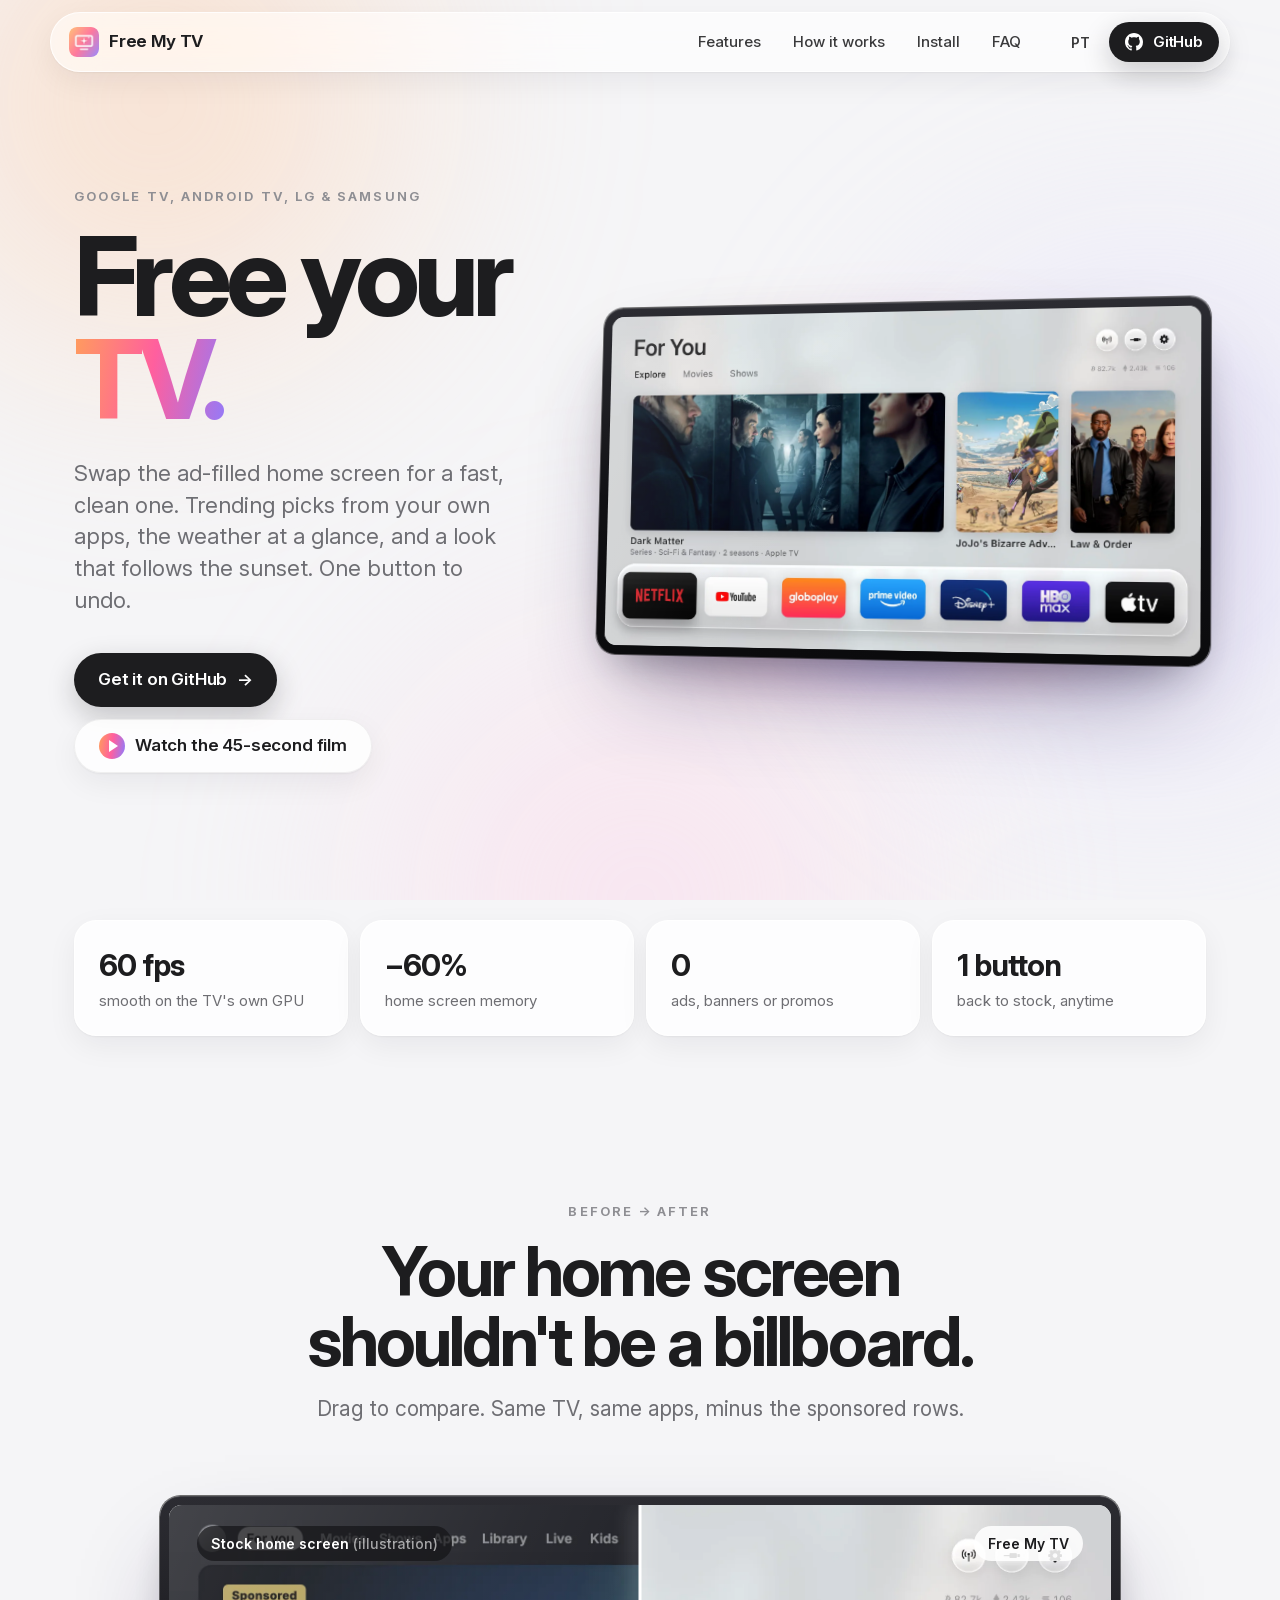
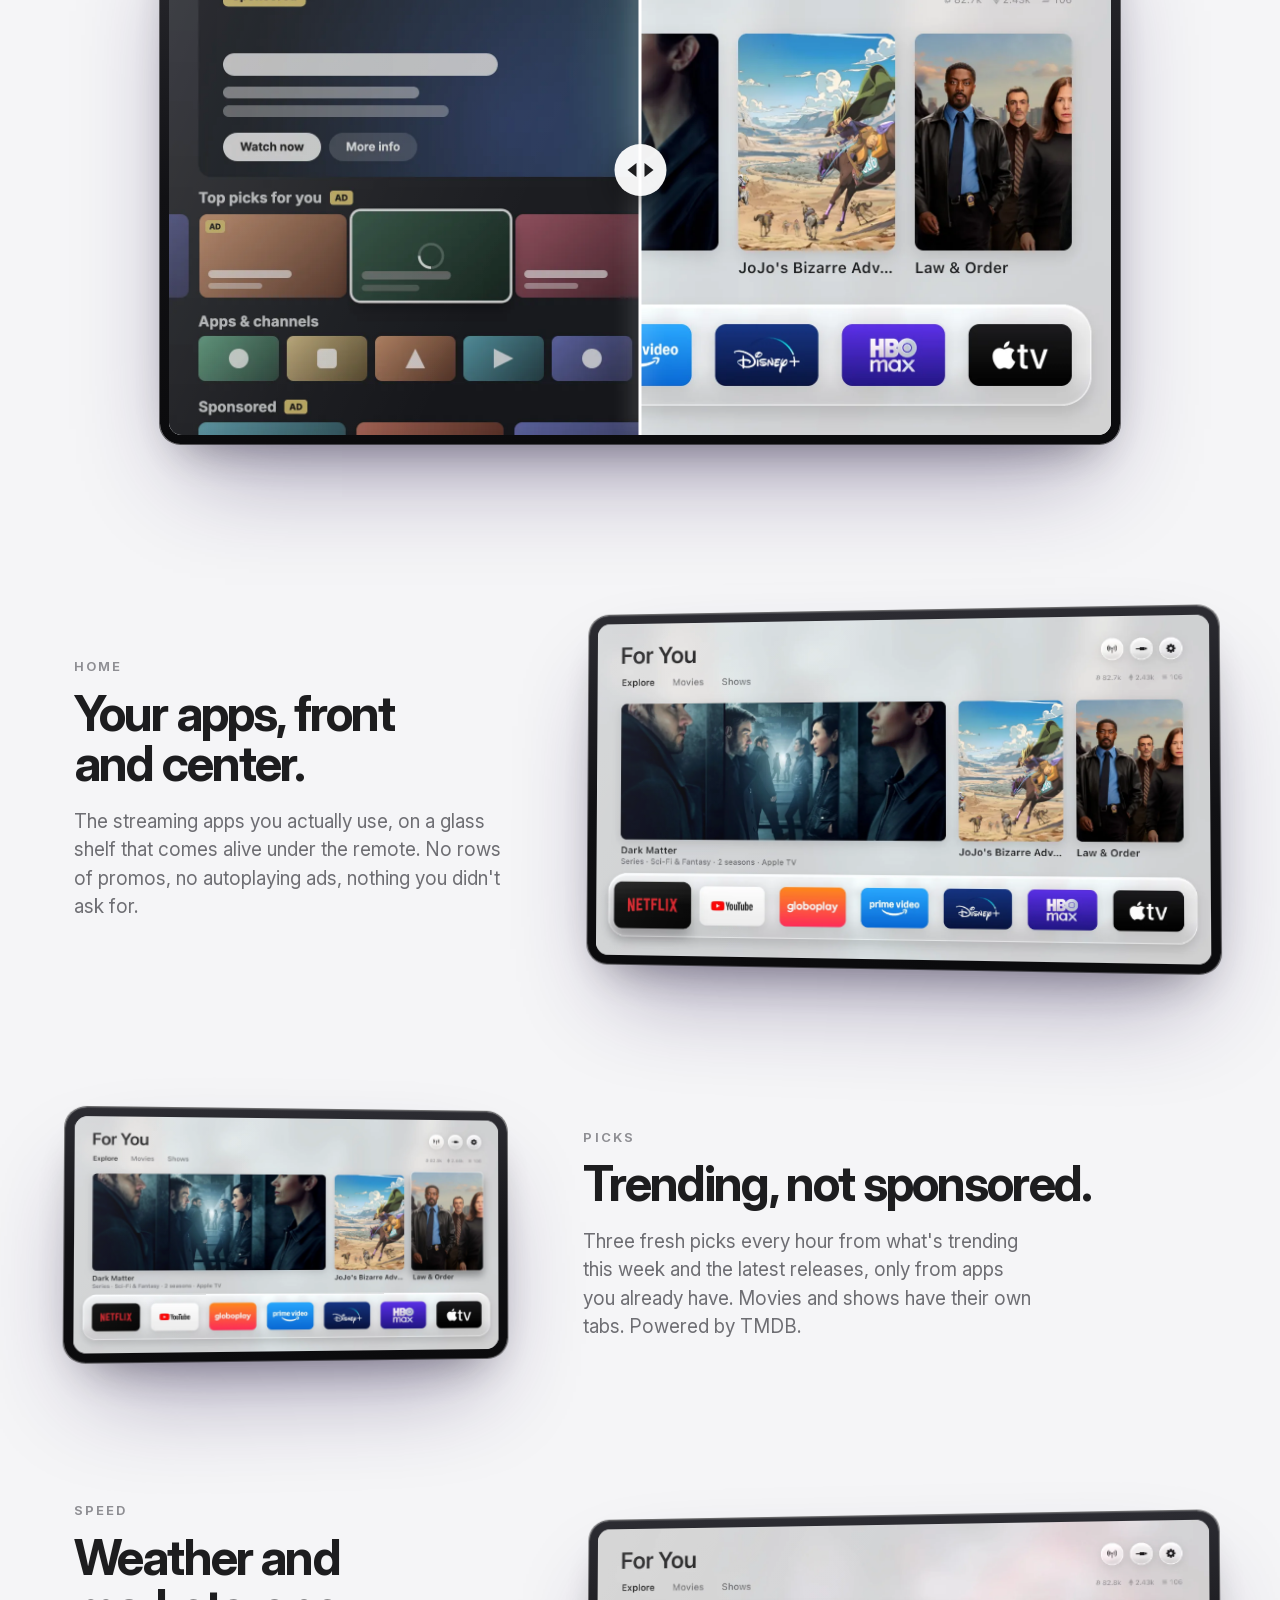
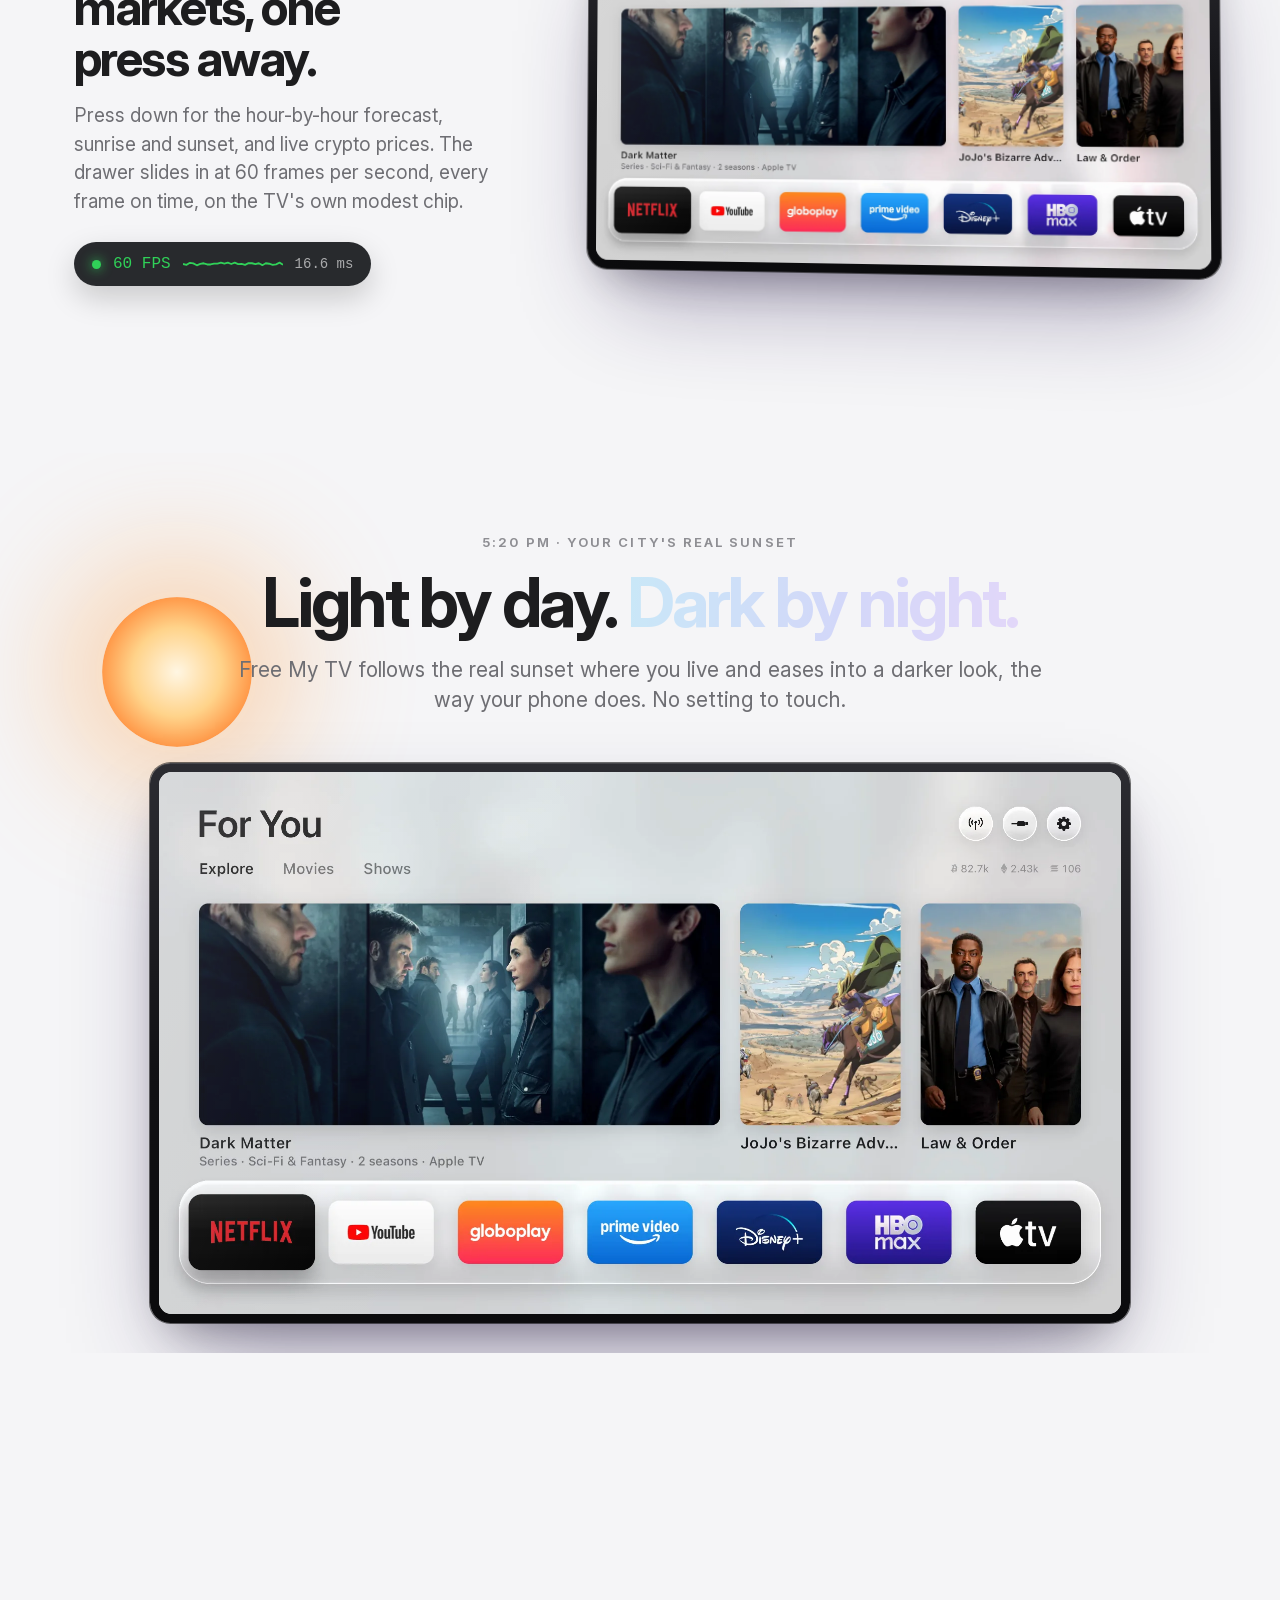
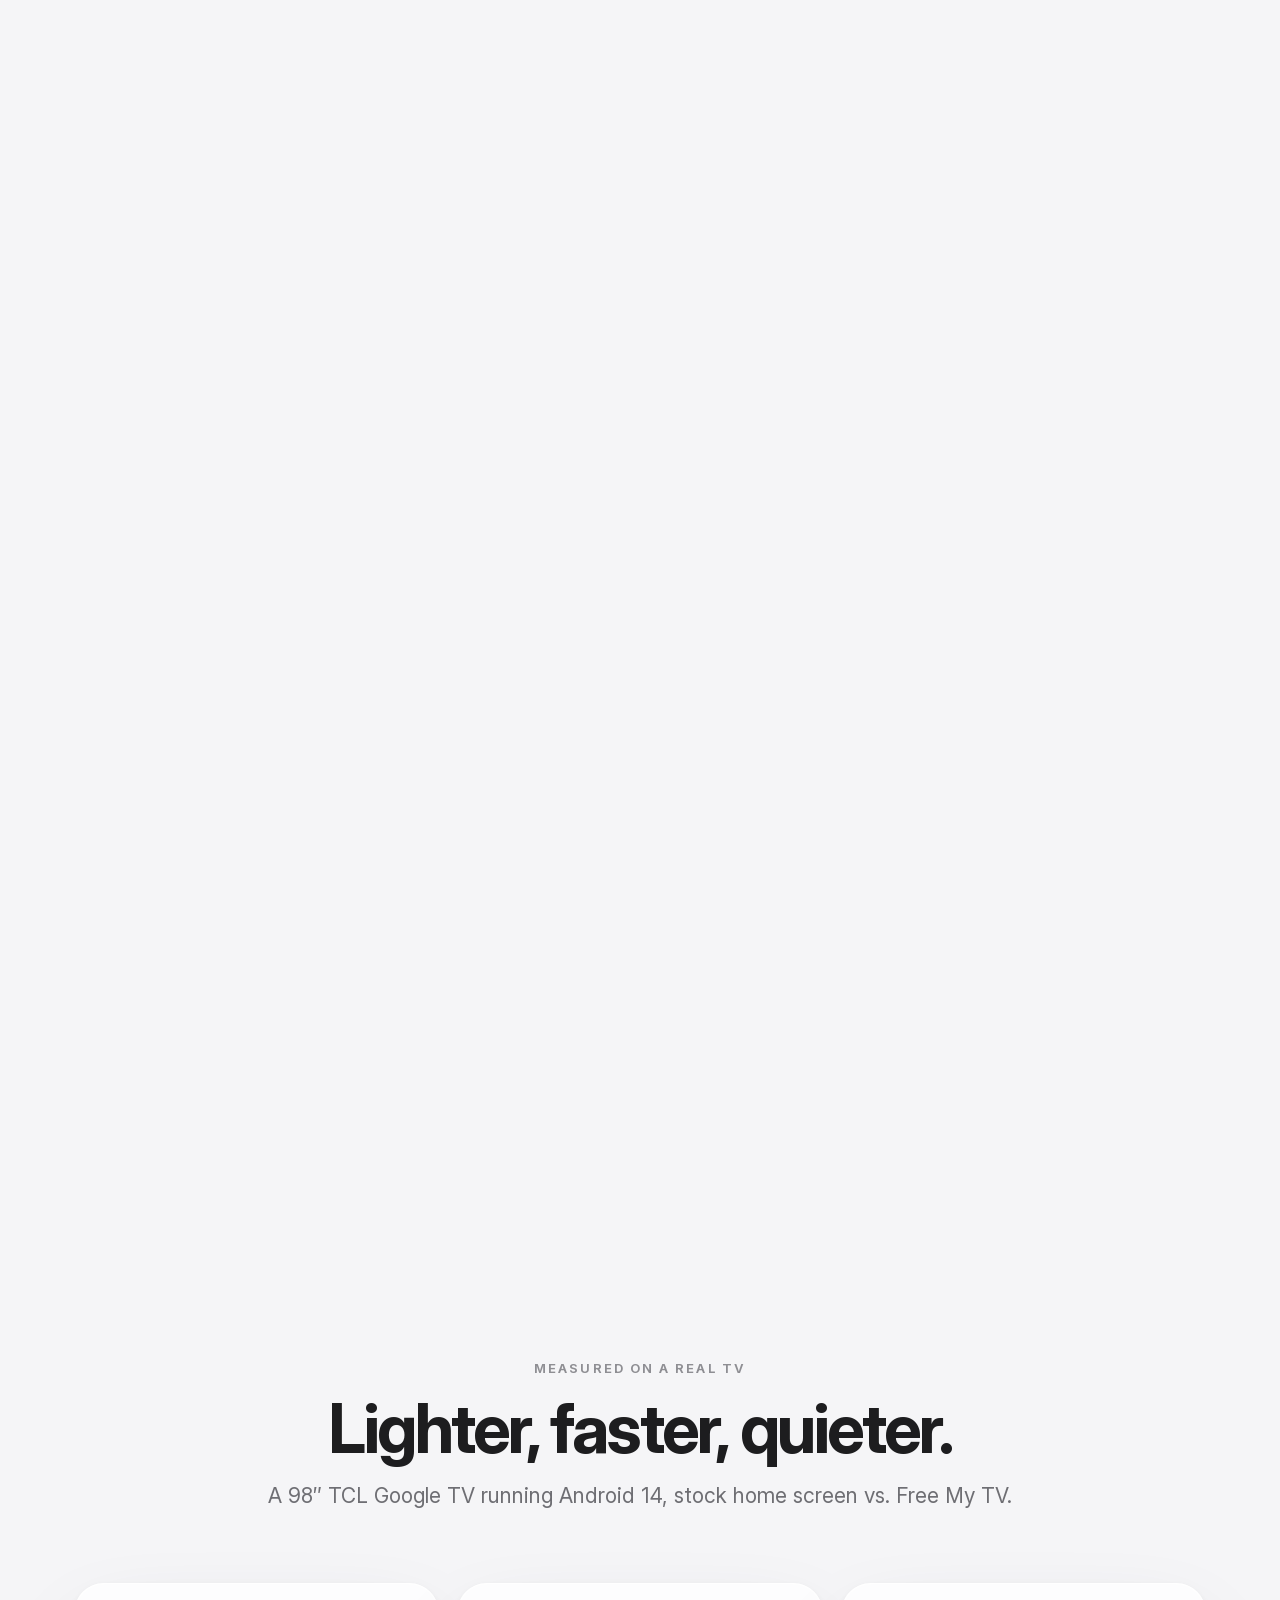
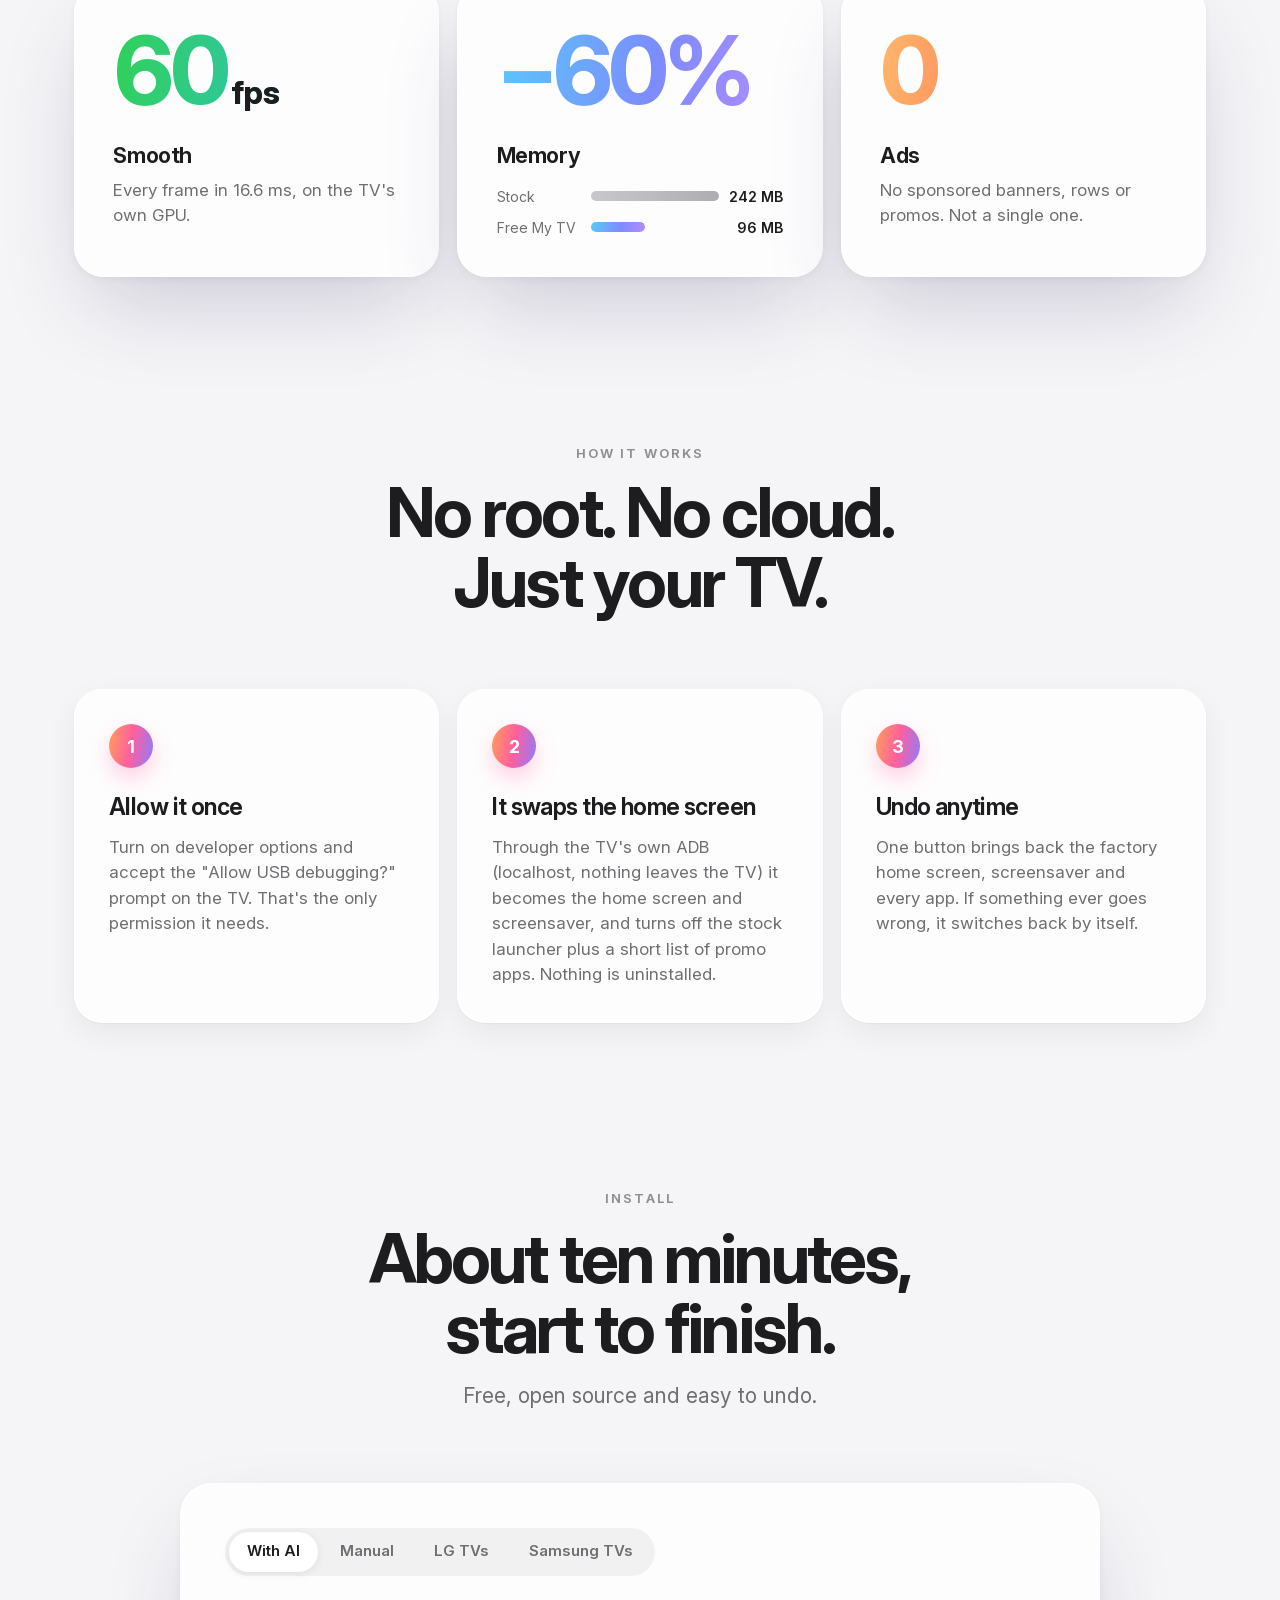
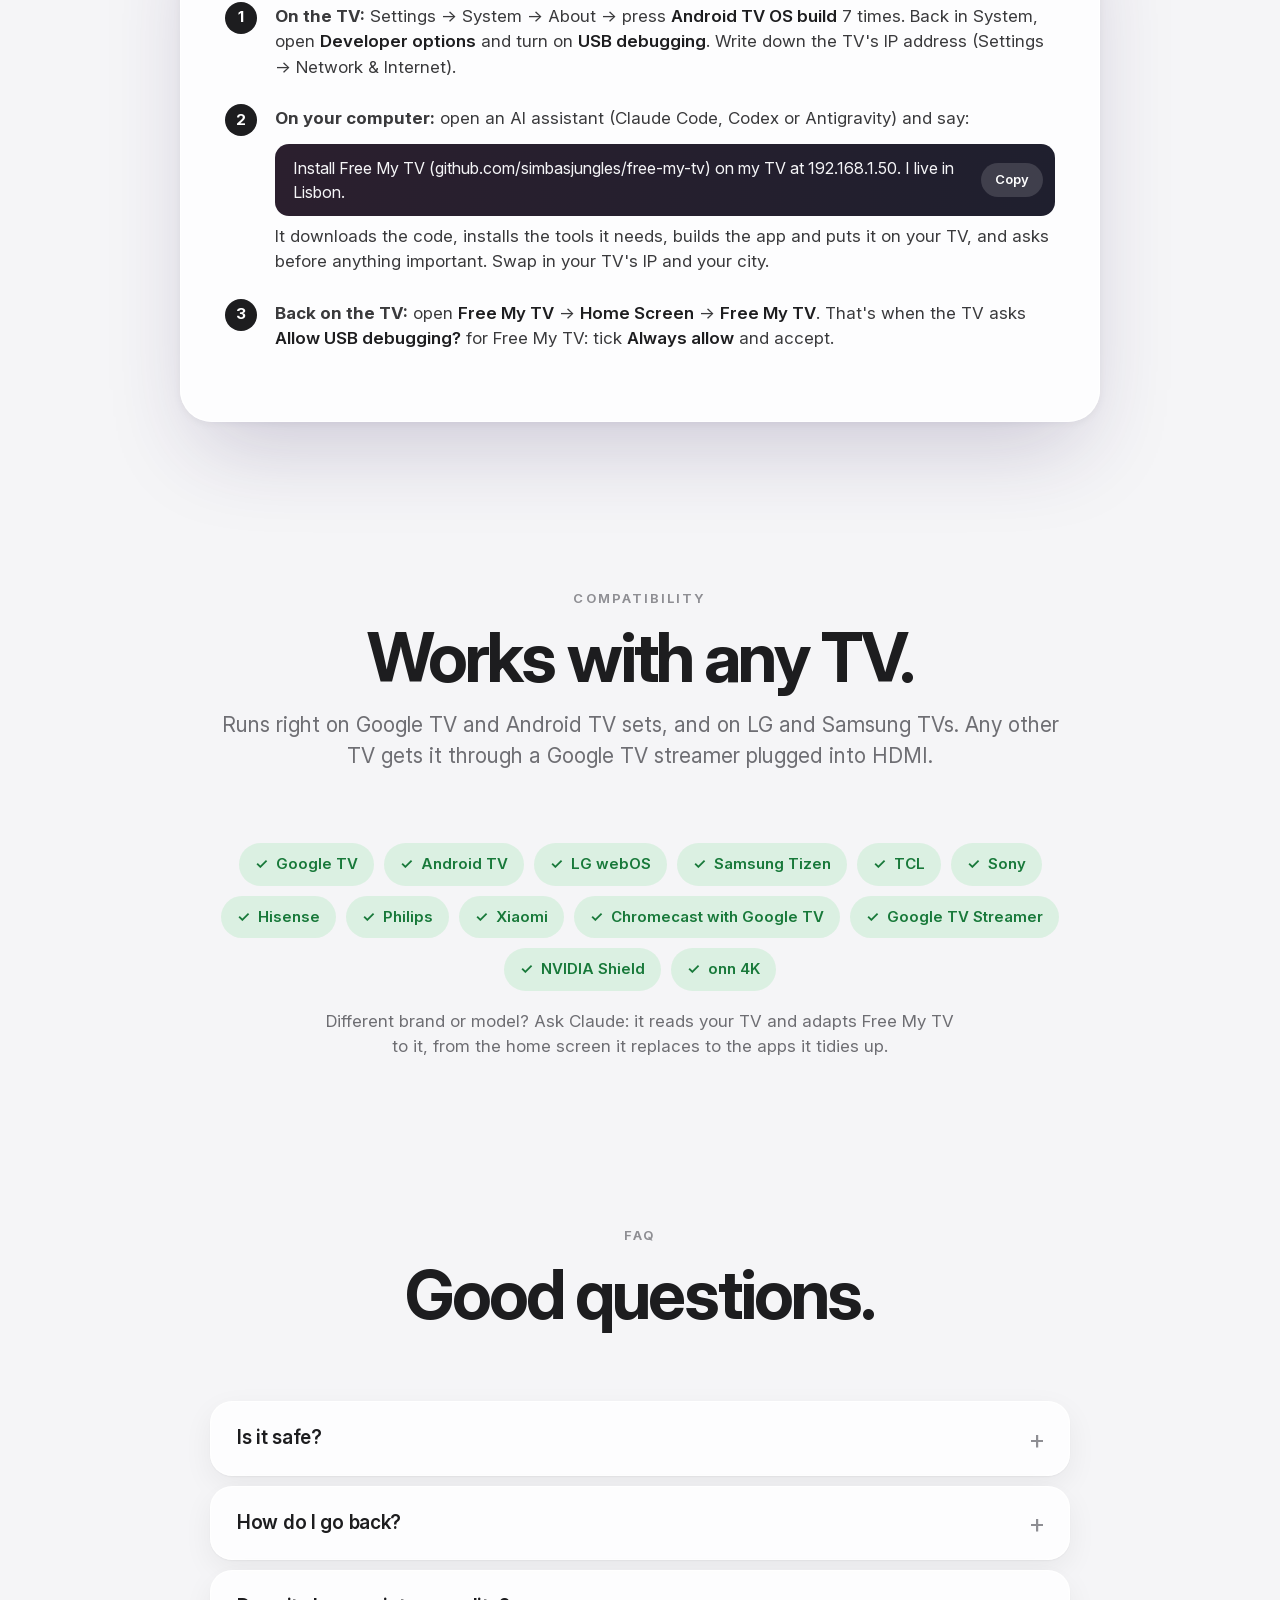
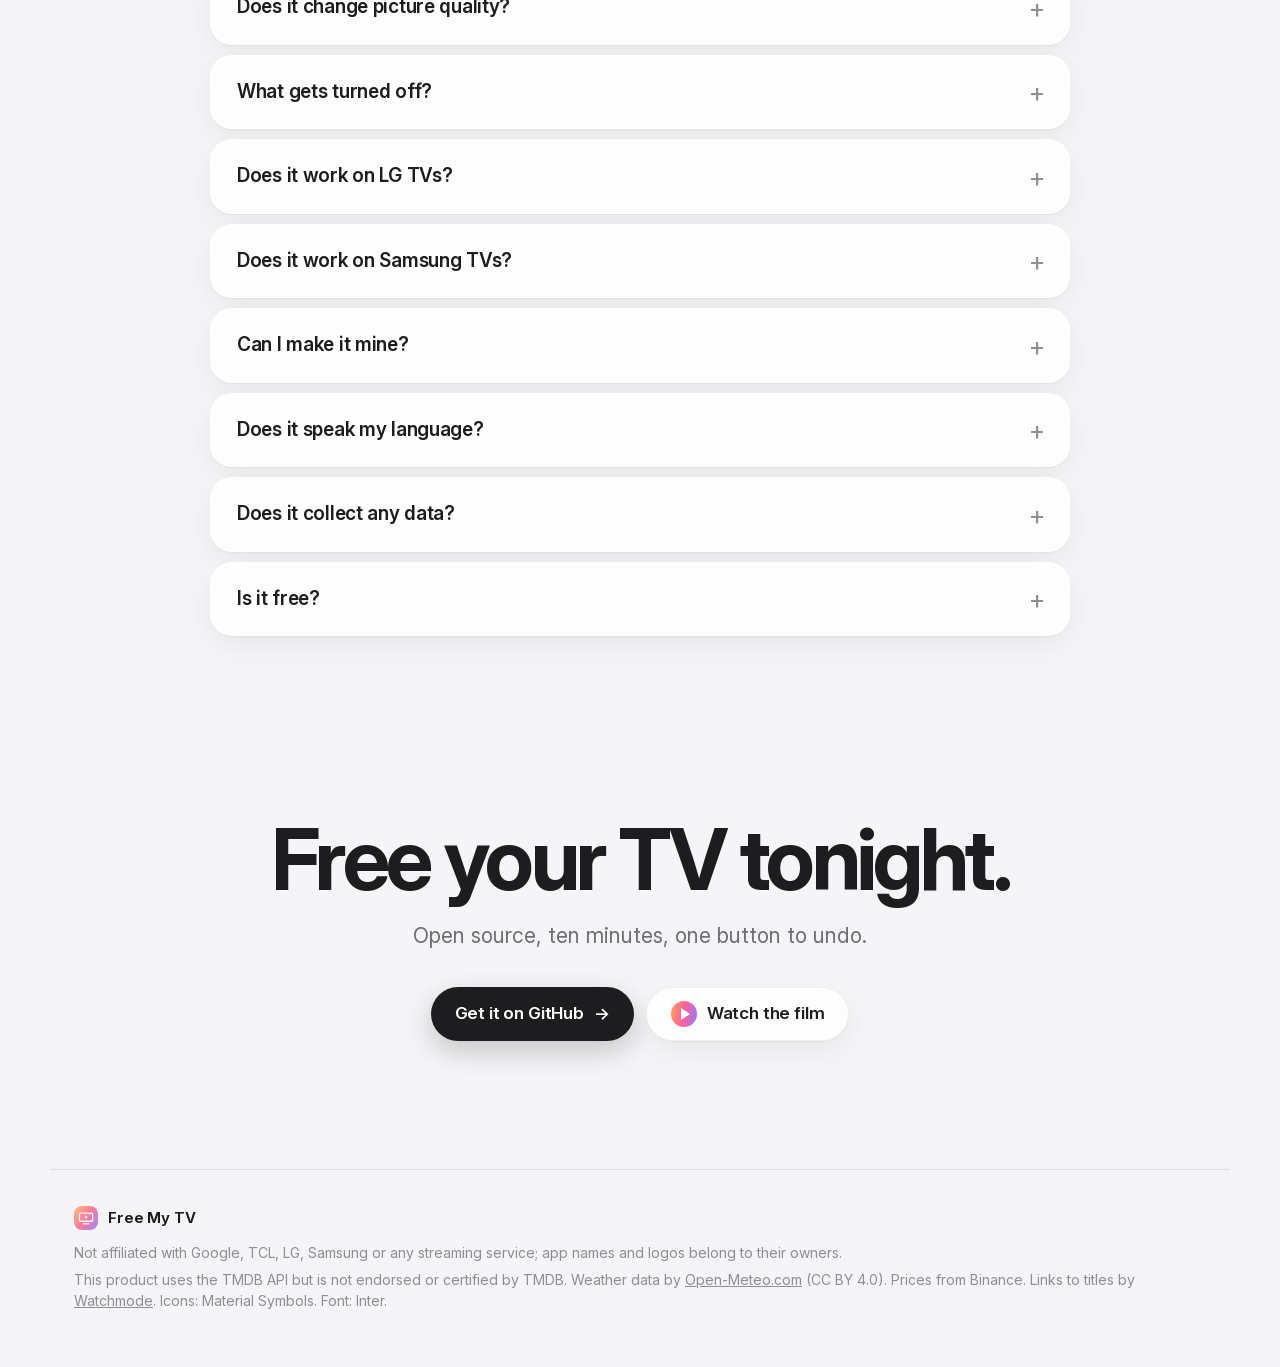
<file: docs/index.html>
<!doctype html>
<html lang="en">
<head>
  <meta charset="utf-8">
  <meta name="viewport" content="width=device-width, initial-scale=1, viewport-fit=cover">
  <script>
    // Brazilians (a Portuguese browser or a Brazilian time zone) get the Portuguese page; the PT/EN switch wins.
    (function () {
      var lang;
      try { lang = localStorage.getItem("lang"); } catch (e) {}
      if (!lang) {
        var zone = "";
        try { zone = Intl.DateTimeFormat().resolvedOptions().timeZone || ""; } catch (e) {}
        var brazil = /^(America\/(Sao_Paulo|Rio_Branco|Manaus|Cuiaba|Campo_Grande|Porto_Velho|Boa_Vista|Belem|Fortaleza|Recife|Araguaina|Maceio|Bahia|Santarem|Noronha|Eirunepe)|Brazil\/)/.test(zone);
        lang = brazil || /^pt\b/i.test(navigator.language || "") ? "pt" : "en";
      }
      if (lang === "pt") location.replace("pt/" + location.search + location.hash);
    })();
  </script>
  <title>Free My TV — a fast, ad-free home screen for Google TV, LG and Samsung TVs</title>
  <meta name="description" content="Open-source home screen for Google TV, Android TV, LG and Samsung TVs. No ads, 60 fps, trending picks from your own apps and a look that follows the sunset. One button to undo.">
  <link rel="canonical" href="https://freemytv.io/">
  <link rel="alternate" hreflang="en" href="https://freemytv.io/">
  <link rel="alternate" hreflang="pt-BR" href="https://freemytv.io/pt/">
  <link rel="alternate" hreflang="x-default" href="https://freemytv.io/">
  <meta name="theme-color" content="#F5F5F7">
  <meta property="og:type" content="website">
  <meta property="og:locale" content="en_US">
  <meta property="og:locale:alternate" content="pt_BR">
  <meta property="og:url" content="https://freemytv.io/">
  <meta property="og:title" content="Free My TV">
  <meta property="og:description" content="A fast, ad-free home screen for Google TV, LG and Samsung TVs. Open source. One button to undo.">
  <meta property="og:image" content="https://freemytv.io/assets/og.jpg">
  <meta property="og:image:width" content="1200">
  <meta property="og:image:height" content="630">
  <meta name="twitter:card" content="summary_large_image">
  <meta name="twitter:title" content="Free My TV">
  <meta name="twitter:description" content="A fast, ad-free home screen for Google TV, LG and Samsung TVs. Open source. One button to undo.">
  <meta name="twitter:image" content="https://freemytv.io/assets/og.jpg">
  <link rel="icon" type="image/png" href="assets/favicon-64.png">
  <link rel="apple-touch-icon" href="assets/apple-touch-icon.png">
  <link rel="preload" href="assets/fonts/InterVariable.ttf" as="font" type="font/ttf" crossorigin>
  <link rel="stylesheet" href="styles.css">
</head>
<body>
  <div class="sky" aria-hidden="true"><span class="blob b1"></span><span class="blob b2"></span><span class="blob b3"></span></div>

  <header class="nav" id="nav">
    <a class="brand" href="#top" aria-label="Free My TV, back to top">
      <img src="assets/icon-512.png" alt="" width="30" height="30">
      <span>Free My TV</span>
    </a>
    <nav class="links" aria-label="Sections">
      <a href="#features">Features</a>
      <a href="#how">How it works</a>
      <a href="#install">Install</a>
      <a href="#faq">FAQ</a>
    </nav>
    <div class="nav-end">
      <a class="lang" href="pt/" hreflang="pt-BR" lang="pt-BR" data-lang="pt" aria-label="Ler em português">PT</a>
      <a class="btn btn-dark btn-sm" href="https://github.com/simbasjungles/free-my-tv" rel="noopener">
      <svg class="gh" viewBox="0 0 16 16" aria-hidden="true"><path d="M8 0C3.58 0 0 3.58 0 8c0 3.54 2.29 6.53 5.47 7.59.4.07.55-.17.55-.38 0-.19-.01-.82-.01-1.49-2.01.37-2.53-.49-2.69-.94-.09-.23-.48-.94-.82-1.13-.28-.15-.68-.52-.01-.53.63-.01 1.08.58 1.23.82.72 1.21 1.87.87 2.33.66.07-.52.28-.87.51-1.07-1.78-.2-3.64-.89-3.64-3.95 0-.87.31-1.59.82-2.15-.08-.2-.36-1.02.08-2.12 0 0 .67-.21 2.2.82.64-.18 1.32-.27 2-.27.68 0 1.36.09 2 .27 1.53-1.04 2.2-.82 2.2-.82.44 1.1.16 1.92.08 2.12.51.56.82 1.27.82 2.15 0 3.07-1.87 3.75-3.65 3.95.29.25.54.73.54 1.48 0 1.07-.01 1.93-.01 2.2 0 .21.15.46.55.38A8.013 8.013 0 0016 8c0-4.42-3.58-8-8-8z"/></svg>
      <span>GitHub</span>
      </a>
    </div>
  </header>

  <main id="top">
    <!-- Hero -->
    <section class="hero">
      <div class="hero-copy">
        <p class="kicker" data-reveal>Google TV, Android TV, LG &amp; Samsung</p>
        <h1 data-reveal>Free your <span class="grad">TV.</span></h1>
        <p class="lede" data-reveal>Swap the ad-filled home screen for a fast, clean one. Trending picks from your own apps, the weather at a glance, and a look that follows the sunset. One button to undo.</p>
        <div class="cta" data-reveal>
          <a class="btn btn-dark" href="https://github.com/simbasjungles/free-my-tv" rel="noopener">Get it on GitHub <span aria-hidden="true">→</span></a>
          <button class="btn btn-glass" type="button" data-film><span class="play" aria-hidden="true"></span>Watch the 45-second film</button>
        </div>
      </div>
      <div class="hero-stage" data-reveal>
        <div class="tv tilt" id="heroTv">
          <div class="screen">
            <video data-src="assets/nav.mp4" poster="assets/nav-poster.webp" muted loop playsinline preload="none" aria-label="The Free My TV home screen, moving through the apps"></video>
          </div>
        </div>
        <div class="floor" aria-hidden="true"></div>
      </div>
      <ul class="stats" data-reveal>
        <li><b>60 fps</b><span>smooth on the TV's own GPU</span></li>
        <li><b>−60%</b><span>home screen memory</span></li>
        <li><b>0</b><span>ads, banners or promos</span></li>
        <li><b>1 button</b><span>back to stock, anytime</span></li>
      </ul>
    </section>

    <!-- Before / after -->
    <section class="section compare" id="compare">
      <div class="head" data-reveal>
        <p class="kicker">Before → after</p>
        <h2>Your home screen shouldn't be a billboard.</h2>
        <p class="sub">Drag to compare. Same TV, same apps, minus the sponsored rows.</p>
      </div>
      <div class="tv ba" id="ba" data-reveal tabindex="0" role="slider" aria-label="Compare the stock home screen with Free My TV" aria-valuemin="0" aria-valuemax="100" aria-valuenow="50">
        <div class="screen">
          <img class="after" src="assets/home-day.webp" alt="The Free My TV home screen: three picks, a glass shelf of apps" loading="lazy">
          <div class="before-wrap"><img class="before" src="assets/before.webp" alt="A typical stock home screen full of sponsored rows (illustration)" loading="lazy"></div>
          <span class="tag tag-l">Stock home screen <em>(illustration)</em></span>
          <span class="tag tag-r">Free My TV</span>
          <div class="handle" aria-hidden="true"><span></span></div>
        </div>
      </div>
    </section>

    <!-- Features -->
    <section class="section features" id="features">
      <article class="feature" data-reveal>
        <div class="copy">
          <p class="kicker">Home</p>
          <h3>Your apps, front and center.</h3>
          <p>The streaming apps you actually use, on a glass shelf that comes alive under the remote. No rows of promos, no autoplaying ads, nothing you didn't ask for.</p>
        </div>
        <div class="tv"><div class="screen"><video data-src="assets/nav.mp4" poster="assets/nav-poster.webp" muted loop playsinline preload="none" aria-label="Moving across the app shelf"></video></div></div>
      </article>

      <article class="feature flip" data-reveal>
        <div class="copy">
          <p class="kicker">Picks</p>
          <h3>Trending, not sponsored.</h3>
          <p>Three fresh picks every hour from what's trending this week and the latest releases, only from apps you already have. Movies and shows have their own tabs. Powered by TMDB.</p>
        </div>
        <div class="tv"><div class="screen"><video data-src="assets/tabs.mp4" poster="assets/tabs-poster.webp" muted loop playsinline preload="none" aria-label="Switching between Explore, Movies and Shows"></video></div></div>
      </article>

      <article class="feature" data-reveal>
        <div class="copy">
          <p class="kicker">Speed</p>
          <h3>Weather and markets, one press away.</h3>
          <p>Press down for the hour-by-hour forecast, sunrise and sunset, and live crypto prices. The drawer slides in at 60 frames per second, every frame on time, on the TV's own modest chip.</p>
          <div class="hud" aria-hidden="true"><i></i><b>60 FPS</b><svg viewBox="0 0 120 24" preserveAspectRatio="none"><polyline id="spark" fill="none" points=""/></svg><span>16.6 ms</span></div>
        </div>
        <div class="tv"><div class="screen"><video data-src="assets/drawer.mp4" poster="assets/drawer-poster.webp" muted loop playsinline preload="none" aria-label="The drawer with weather and crypto opening"></video></div></div>
      </article>
    </section>

    <!-- Sunset: scroll to go from day to night -->
    <section class="sunset" id="sunset" aria-label="Light by day, dark by night">
      <div class="sticky">
        <div class="stars" aria-hidden="true"></div>
        <div class="sun" aria-hidden="true"></div>
        <div class="moon" aria-hidden="true"></div>
        <div class="head">
          <p class="kicker"><span class="clock" id="sunClock">5:20 PM</span> · your city's real sunset</p>
          <h2><span class="w-day">Light by day.</span> <span class="w-night">Dark by night.</span></h2>
          <p class="sub">Free My TV follows the real sunset where you live and eases into a darker look, the way your phone does. No setting to touch.</p>
        </div>
        <div class="tv"><div class="screen">
          <img src="assets/day.webp" alt="The home screen during the day" loading="lazy">
          <img class="night" src="assets/night.webp" alt="The same home screen at night" loading="lazy">
        </div></div>
      </div>
    </section>

    <!-- Numbers -->
    <section class="section numbers" id="numbers">
      <div class="head" data-reveal>
        <p class="kicker">Measured on a real TV</p>
        <h2>Lighter, faster, quieter.</h2>
        <p class="sub">A 98″ TCL Google TV running Android 14, stock home screen vs. Free My TV.</p>
      </div>
      <div class="cards">
        <div class="card" data-reveal><b class="big grad-mint"><span data-count="60">0</span><small>fps</small></b><h4>Smooth</h4><p>Every frame in 16.6 ms, on the TV's own GPU.</p></div>
        <div class="card" data-reveal><b class="big grad-sky">−<span data-count="60">0</span>%</b><h4>Memory</h4>
          <div class="bars"><div><span>Stock</span><i style="--w:100%"></i><em>242 MB</em></div><div><span>Free My TV</span><i style="--w:40%"></i><em>96 MB</em></div></div>
        </div>
        <div class="card" data-reveal><b class="big grad-sun">0</b><h4>Ads</h4><p>No sponsored banners, rows or promos. Not a single one.</p></div>
      </div>
    </section>

    <!-- How it works -->
    <section class="section how" id="how">
      <div class="head" data-reveal>
        <p class="kicker">How it works</p>
        <h2>No root. No cloud. Just your TV.</h2>
      </div>
      <ol class="steps">
        <li class="step" data-reveal>
          <span class="num">1</span>
          <h4>Allow it once</h4>
          <p>Turn on developer options and accept the "Allow USB debugging?" prompt on the TV. That's the only permission it needs.</p>
        </li>
        <li class="step" data-reveal>
          <span class="num">2</span>
          <h4>It swaps the home screen</h4>
          <p>Through the TV's own ADB (localhost, nothing leaves the TV) it becomes the home screen and screensaver, and turns off the stock launcher plus a short list of promo apps. Nothing is uninstalled.</p>
        </li>
        <li class="step" data-reveal>
          <span class="num">3</span>
          <h4>Undo anytime</h4>
          <p>One button brings back the factory home screen, screensaver and every app. If something ever goes wrong, it switches back by itself.</p>
        </li>
      </ol>
    </section>

    <!-- Install -->
    <section class="section install" id="install">
      <div class="head" data-reveal>
        <p class="kicker">Install</p>
        <h2>About ten minutes, start to finish.</h2>
        <p class="sub">Free, open source and easy to undo.</p>
      </div>
      <div class="panel" data-reveal>
        <div class="tabs" role="tablist" aria-label="Install method">
          <button role="tab" aria-selected="true" aria-controls="tab-claude" id="t-claude">With AI</button>
          <button role="tab" aria-selected="false" aria-controls="tab-manual" id="t-manual">Manual</button>
          <button role="tab" aria-selected="false" aria-controls="tab-lg" id="t-lg">LG TVs</button>
          <button role="tab" aria-selected="false" aria-controls="tab-samsung" id="t-samsung">Samsung TVs</button>
        </div>

        <div class="tabpanel" id="tab-claude" role="tabpanel" aria-labelledby="t-claude">
          <ol class="howto">
            <li><b>On the TV:</b> Settings → System → About → press <em>Android TV OS build</em> 7 times. Back in System, open <em>Developer options</em> and turn on <em>USB debugging</em>. Write down the TV's IP address (Settings → Network &amp; Internet).</li>
            <li><b>On your computer:</b> open an AI assistant (Claude Code, Codex or Antigravity) and say:
              <div class="code prompt"><code>Install Free My TV (github.com/simbasjungles/free-my-tv) on my TV at 192.168.1.50. I live in Lisbon.</code><button class="copy-btn" type="button" aria-label="Copy prompt">Copy</button></div>
              It downloads the code, installs the tools it needs, builds the app and puts it on your TV, and asks before anything important. Swap in your TV's IP and your city.
            </li>
            <li><b>Back on the TV:</b> open <em>Free My TV</em> → <em>Home Screen</em> → <em>Free My TV</em>. That's when the TV asks <em>Allow USB debugging?</em> for Free My TV: tick <em>Always allow</em> and accept.</li>
          </ol>
        </div>

        <div class="tabpanel" id="tab-manual" role="tabpanel" aria-labelledby="t-manual" hidden>
          <ol class="howto">
            <li><b>On the TV:</b> turn on <em>Developer options</em> and <em>USB debugging</em> (as in the other tab), and note its IP address.</li>
            <li><b>Tools:</b> a JDK (17+), the Android SDK command-line tools and adb. On a Mac:
              <div class="code"><code>brew install --cask temurin android-commandlinetools android-platform-tools &amp;&amp; sdkmanager "build-tools;34.0.0" "platforms;android-34"</code><button class="copy-btn" type="button" aria-label="Copy command">Copy</button></div>
            </li>
            <li><b>Build:</b> the first run creates <em>config.properties</em>. Add your city there and, for the trending picks, a <a href="https://www.themoviedb.org/settings/api" rel="noopener">free TMDB key</a>. Then build again.
              <div class="code"><code>git clone https://github.com/simbasjungles/free-my-tv &amp;&amp; cd free-my-tv &amp;&amp; ./build.sh</code><button class="copy-btn" type="button" aria-label="Copy command">Copy</button></div>
              Or skip the build: <em>FreeMyTV.apk</em> from the <a href="https://github.com/simbasjungles/free-my-tv/releases/latest" rel="noopener">latest release</a> installs as it is, with your city from the TV's time zone. For the picks, add your free TMDB key on the TV: <em>Home Settings</em> → <em>TMDB key</em> shows a QR code for your phone.
            </li>
            <li><b>Install:</b>
              <div class="code"><code>adb connect 192.168.1.50:5555 &amp;&amp; adb install -r FreeMyTV.apk</code><button class="copy-btn" type="button" aria-label="Copy command">Copy</button></div>
              On TCL TVs, also let it run in the background (TCL blocks it by default):
              <div class="code"><code>adb shell &quot;appops set io.freemytv AUTO_START allow || appops set io.freemytv APP_AUTO_START allow&quot;</code><button class="copy-btn" type="button" aria-label="Copy command">Copy</button></div>
            </li>
            <li><b>On the TV:</b> open <em>Free My TV</em> → <em>Home Screen</em> → <em>Free My TV</em>.</li>
          </ol>
        </div>

        <div class="tabpanel" id="tab-lg" role="tabpanel" aria-labelledby="t-lg" hidden>
          <ol class="howto">
            <li><b>On the TV:</b> in the LG Content Store, install <em>Developer Mode</em>. Sign in with a free <a href="https://webostv.developer.lge.com" rel="noopener">LG developer account</a>, turn on <em>Dev Mode Status</em> (the TV restarts), then turn on <em>Key Server</em>. Write down the IP address and the passphrase it shows.</li>
            <li><b>On your computer:</b> get the code and build the LG app. Add your city to <em>config.properties</em>, as for Google TV.
              <div class="code"><code>git clone https://github.com/simbasjungles/free-my-tv &amp;&amp; cd free-my-tv &amp;&amp; python3 webos/build.py</code><button class="copy-btn" type="button" aria-label="Copy command">Copy</button></div>
            </li>
            <li><b>Install:</b> type the TV's passphrase when it asks. Free My TV opens on the TV.
              <div class="code"><code>python3 webos/install.py 192.168.1.50</code><button class="copy-btn" type="button" aria-label="Copy command">Copy</button></div>
            </li>
            <li><b>One press away:</b> while it's open, hold a number key on the remote. From then on, that key opens Free My TV from anywhere. Press <em>EXTEND</em> in Developer Mode once a month to keep it.</li>
          </ol>
        </div>

        <div class="tabpanel" id="tab-samsung" role="tabpanel" aria-labelledby="t-samsung" hidden>
          <ol class="howto">
            <li><b>On the TV:</b> open <em>Apps</em> and type <em>1&nbsp;2&nbsp;3&nbsp;4&nbsp;5</em> on the remote. Turn <em>Developer mode</em> on, type your computer's IP address in <em>Host PC IP</em>, and restart the TV.</li>
            <li><b>On your computer:</b> download <a href="https://github.com/reisxd/TizenBrewInstaller/releases/latest" rel="noopener">TizenBrew Installer</a>, the community's installer for Samsung TVs, open it and connect to your TV.</li>
            <li><b>Install from GitHub:</b> type this. On 2023 and newer TVs it asks you to sign in to your Samsung account once, to sign the app for your TV.
              <div class="code"><code>simbasjungles/free-my-tv</code><button class="copy-btn" type="button" aria-label="Copy">Copy</button></div>
            </li>
            <li><b>Straight to it:</b> in the TV's settings, under <em>Start Screen Options</em>, turn on <em>Autorun Last App</em>: the TV turns on into Free My TV. It takes your city from the TV's time zone (change it in <em>Home Settings</em> → <em>City</em>); for the trending picks, type your free TMDB key in <em>Home Settings</em> → <em>TMDB key</em>.</li>
          </ol>
        </div>
      </div>
    </section>

    <!-- Compatibility -->
    <section class="section compat" id="compat">
      <div class="head" data-reveal>
        <p class="kicker">Compatibility</p>
        <h2>Works with any TV.</h2>
        <p class="sub">Runs right on Google TV and Android TV sets, and on LG and Samsung TVs. Any other TV gets it through a Google TV streamer plugged into HDMI.</p>
      </div>
      <div class="chips" data-reveal>
        <span class="chip ok">Google TV</span><span class="chip ok">Android TV</span><span class="chip ok">LG webOS</span><span class="chip ok">Samsung Tizen</span><span class="chip ok">TCL</span><span class="chip ok">Sony</span>
        <span class="chip ok">Hisense</span><span class="chip ok">Philips</span><span class="chip ok">Xiaomi</span><span class="chip ok">Chromecast with Google TV</span>
        <span class="chip ok">Google TV Streamer</span><span class="chip ok">NVIDIA Shield</span><span class="chip ok">onn 4K</span>
      </div>
      <p class="note" data-reveal>Different brand or model? Ask Claude: it reads your TV and adapts Free My TV to it, from the home screen it replaces to the apps it tidies up.</p>
    </section>

    <!-- FAQ -->
    <section class="section faq" id="faq">
      <div class="head" data-reveal>
        <p class="kicker">FAQ</p>
        <h2>Good questions.</h2>
      </div>
      <div class="qs" data-reveal>
        <details><summary>Is it safe?</summary><p>It uses the same commands as Android's own developer tools, from inside the TV. Nothing is rooted or uninstalled: apps are only turned off and come back with one button. Picture, sound, inputs, the remote, Google services and the Play Store are on a never-touch list.</p></details>
        <details><summary>How do I go back?</summary><p>Open Free My TV → Home Screen → Original. The factory home screen, screensaver and every app come back exactly as they were. If the new home screen ever crashes three times in five minutes, it switches back on its own.</p></details>
        <details><summary>Does it change picture quality?</summary><p>No. Picture settings aren't touched, and videos play through the same hardware path. We measured the same resolution and the same video source in both modes.</p></details>
        <details><summary>What gets turned off?</summary><p>The stock home screen and screensaver (replaced), Google TV's recovery home, Play Games and YouTube Music, and on TCL TVs the TCL Channel, messages, store demo, hotel menu, manuals, mirroring and logging apps. Google Assistant only if you ask for it in the config.</p></details>
        <details><summary>Does it work on LG TVs?</summary><p>Yes. On LG it installs through LG's own Developer Mode, with nothing rooted or changed on the TV, and it opens with one press of a number key. Same home screen, same picks, weather and prices. Press EXTEND in the Developer Mode app once a month to keep it.</p></details>
        <details><summary>Does it work on Samsung TVs?</summary><p>Yes, on Samsung TVs from 2017 on. It installs through Samsung's own Developer Mode with TizenBrew Installer, the community's installer, with nothing rooted or changed on the TV. Same home screen, weather and prices, with your city from the TV's time zone. For the trending picks, type your free TMDB key in its Home Settings.</p></details>
        <details><summary>Can I make it mine?</summary><p>That's the idea. Open the folder in Claude Code and just ask: "add Crunchyroll to the shelf", "show prices in euros", "set it up for my Sony". It changes the code, rebuilds the app and puts it on your TV.</p></details>
        <details><summary>Does it speak my language?</summary><p>English, Spanish, Portuguese, Russian, German, French, Italian, Japanese and 18 more, following the TV's language, or the one you pick in its settings. Want another one? Ask Claude to add it.</p></details>
        <details><summary>Does it collect any data?</summary><p>No accounts, no analytics, no tracking. It only talks to TMDB (picks), Open-Meteo (weather, for your city) and Binance (prices), and Watchmode (links to titles) only if you set its key. On Google TV and Android TV, the ready APK also asks GitHub once a week for a new version, and while <em>Home Settings</em> → <em>TMDB key</em> shows its QR code, the TV answers your phone on your home network (one key, 5 minutes at most).</p></details>
        <details><summary>Is it free?</summary><p>Yes. MIT license, and the TMDB key is free too.</p></details>
      </div>
    </section>

    <!-- Final CTA -->
    <section class="final" data-reveal>
      <h2>Free your TV tonight.</h2>
      <p class="sub">Open source, ten minutes, one button to undo.</p>
      <div class="cta">
        <a class="btn btn-dark" href="https://github.com/simbasjungles/free-my-tv" rel="noopener">Get it on GitHub <span aria-hidden="true">→</span></a>
        <button class="btn btn-glass" type="button" data-film><span class="play" aria-hidden="true"></span>Watch the film</button>
      </div>
    </section>
  </main>

  <footer class="foot">
    <div class="brand"><img src="assets/icon-512.png" alt="" width="24" height="24"><span>Free My TV</span></div>
    <p>Not affiliated with Google, TCL, LG, Samsung or any streaming service; app names and logos belong to their owners.</p>
    <p>This product uses the TMDB API but is not endorsed or certified by TMDB. Weather data by <a href="https://open-meteo.com/" rel="noopener">Open-Meteo.com</a> (CC BY 4.0). Prices from Binance. Links to titles by <a href="https://api.watchmode.com/" rel="noopener">Watchmode</a>. Icons: Material Symbols. Font: Inter.</p>
  </footer>

  <dialog class="film" id="film" aria-label="The Free My TV film">
    <button class="close" type="button" aria-label="Close">×</button>
    <video controls playsinline preload="none" poster="assets/film-poster.webp"><source src="assets/film.mp4" type="video/mp4"></video>
  </dialog>

  <script src="app.js" defer></script>
</body>
</html>
</file>
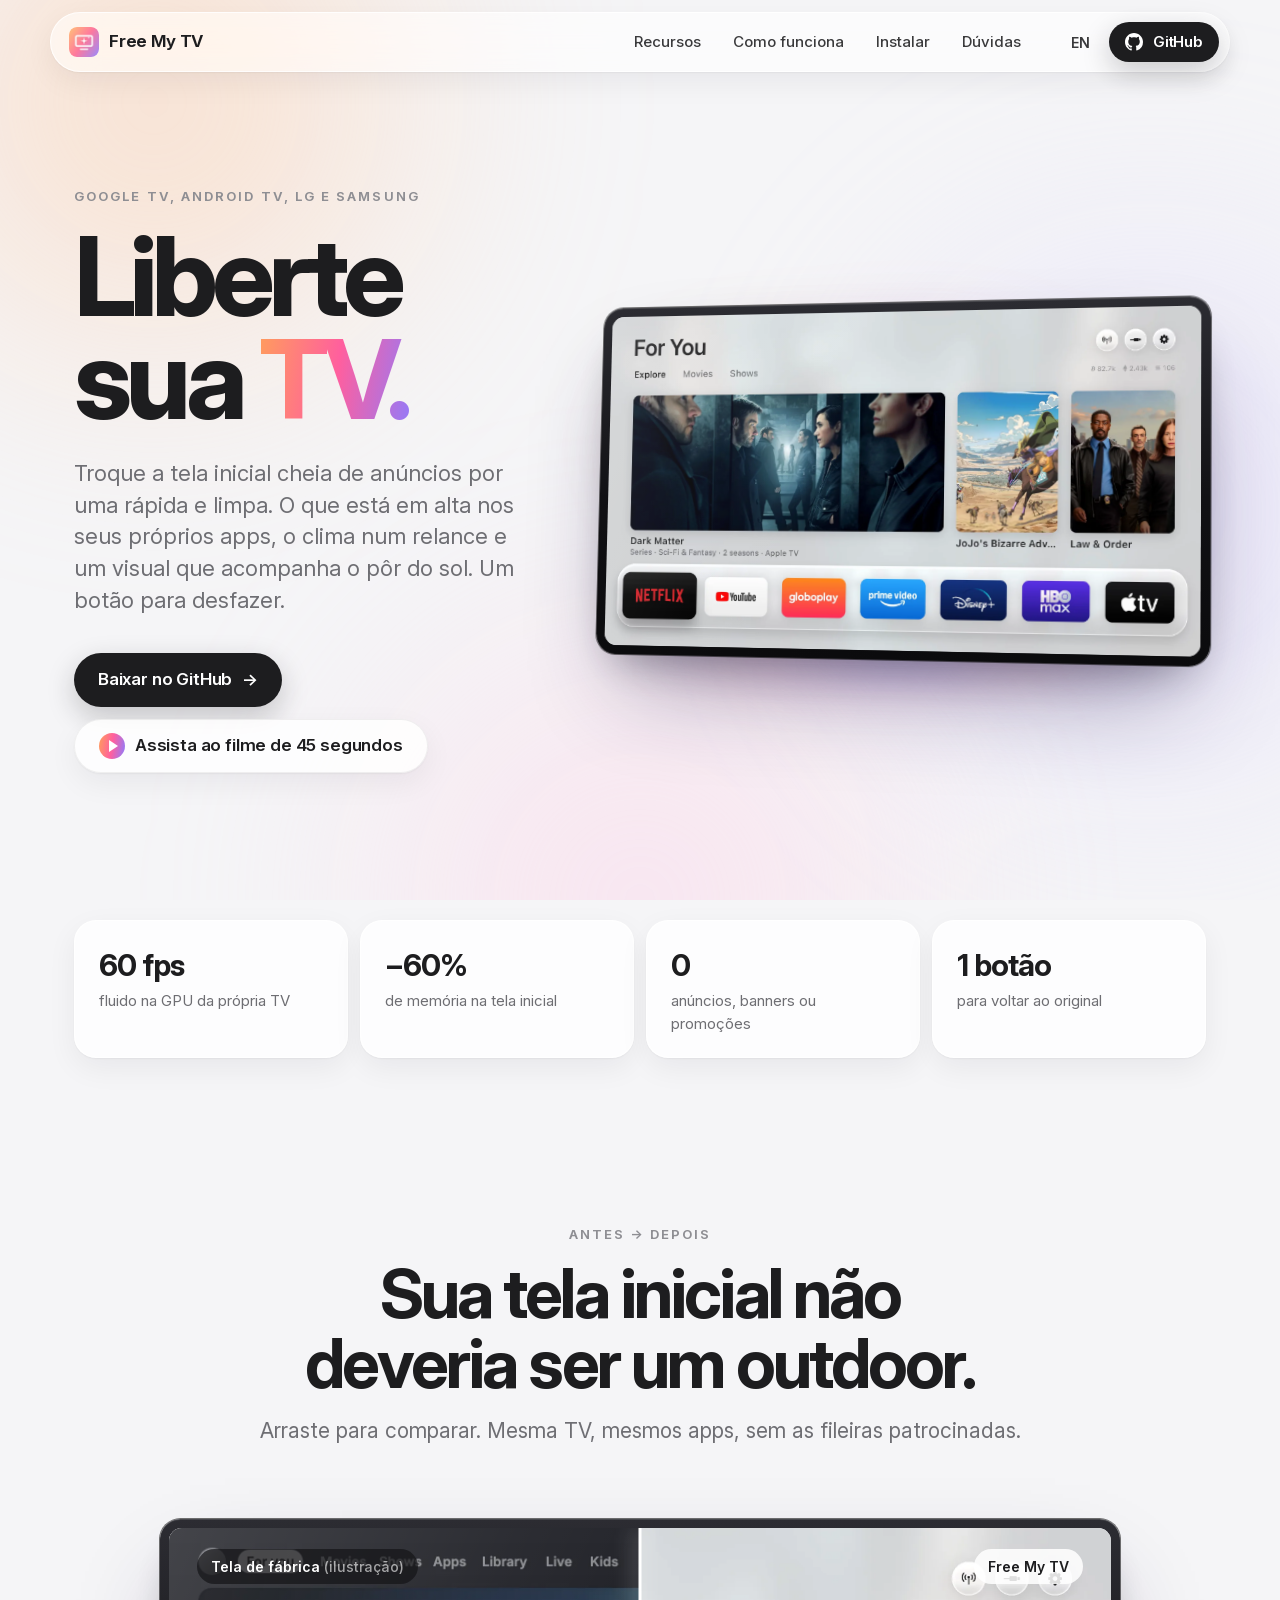
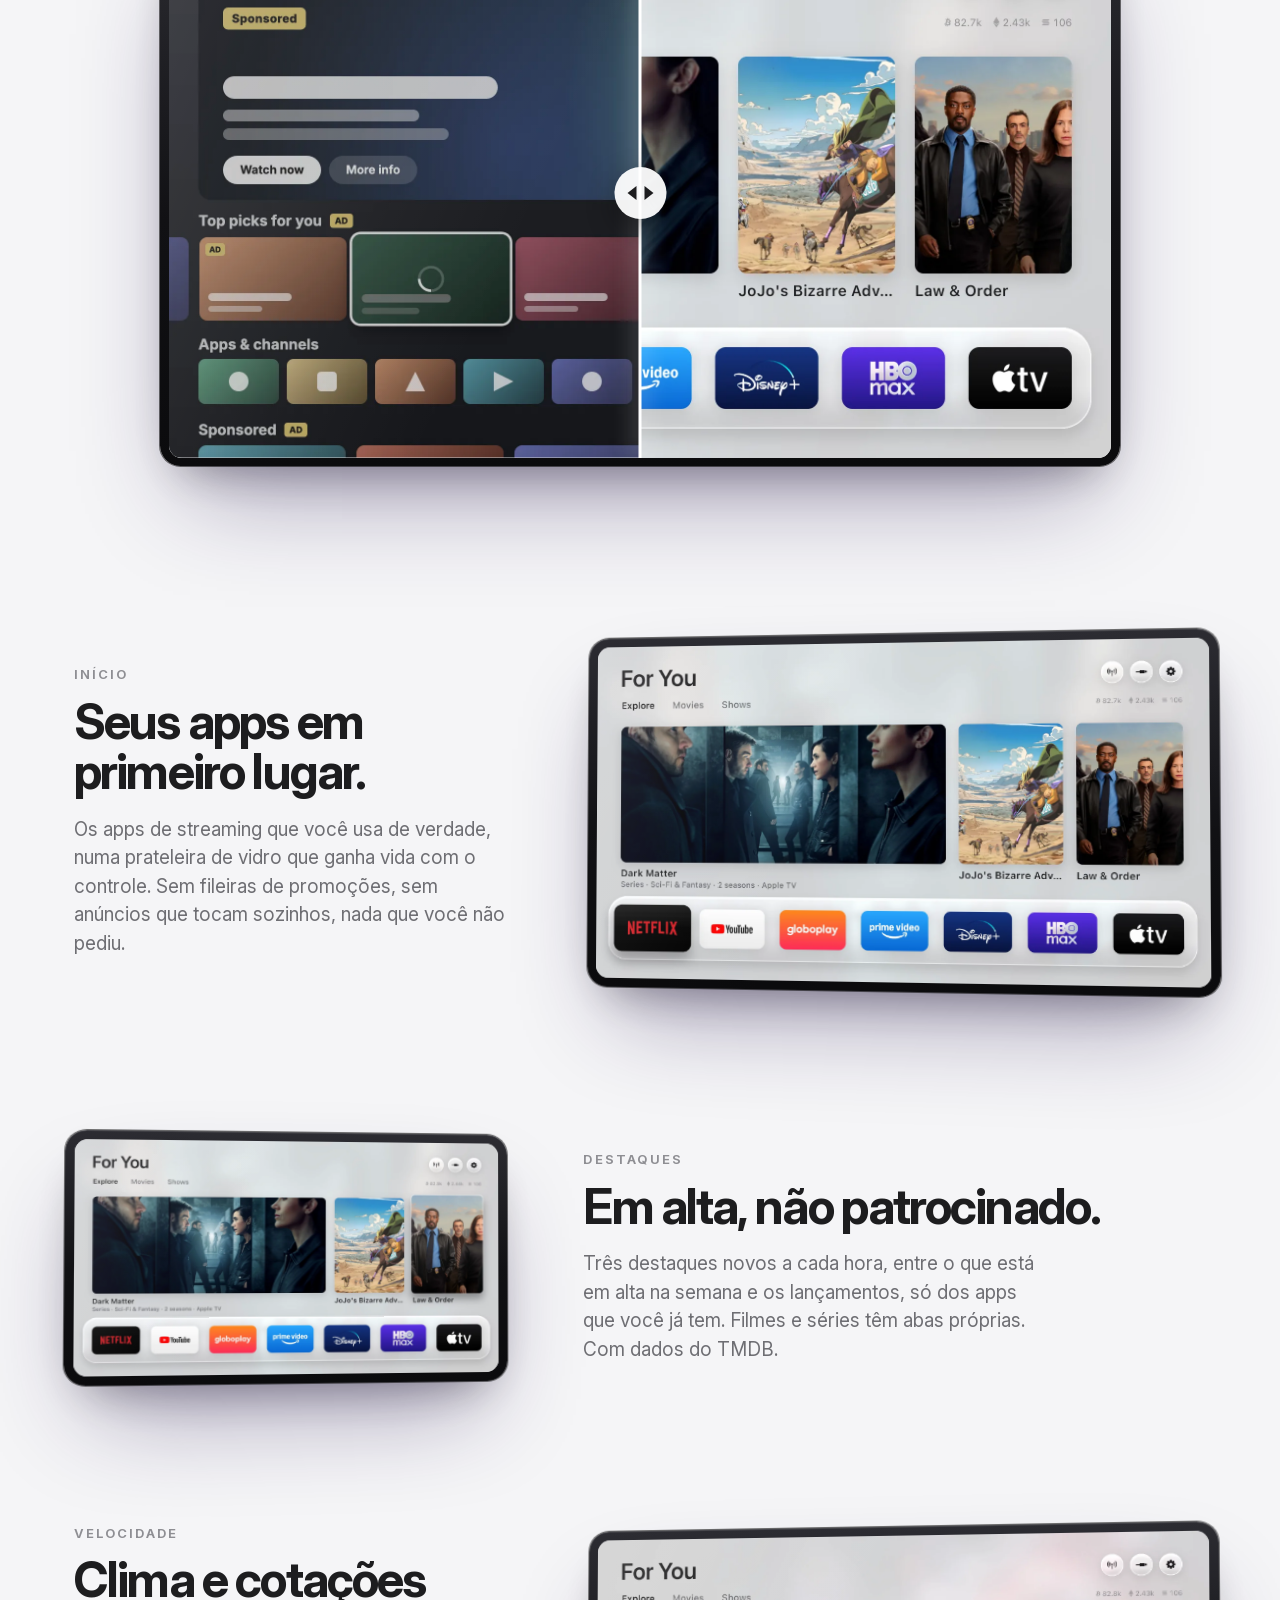
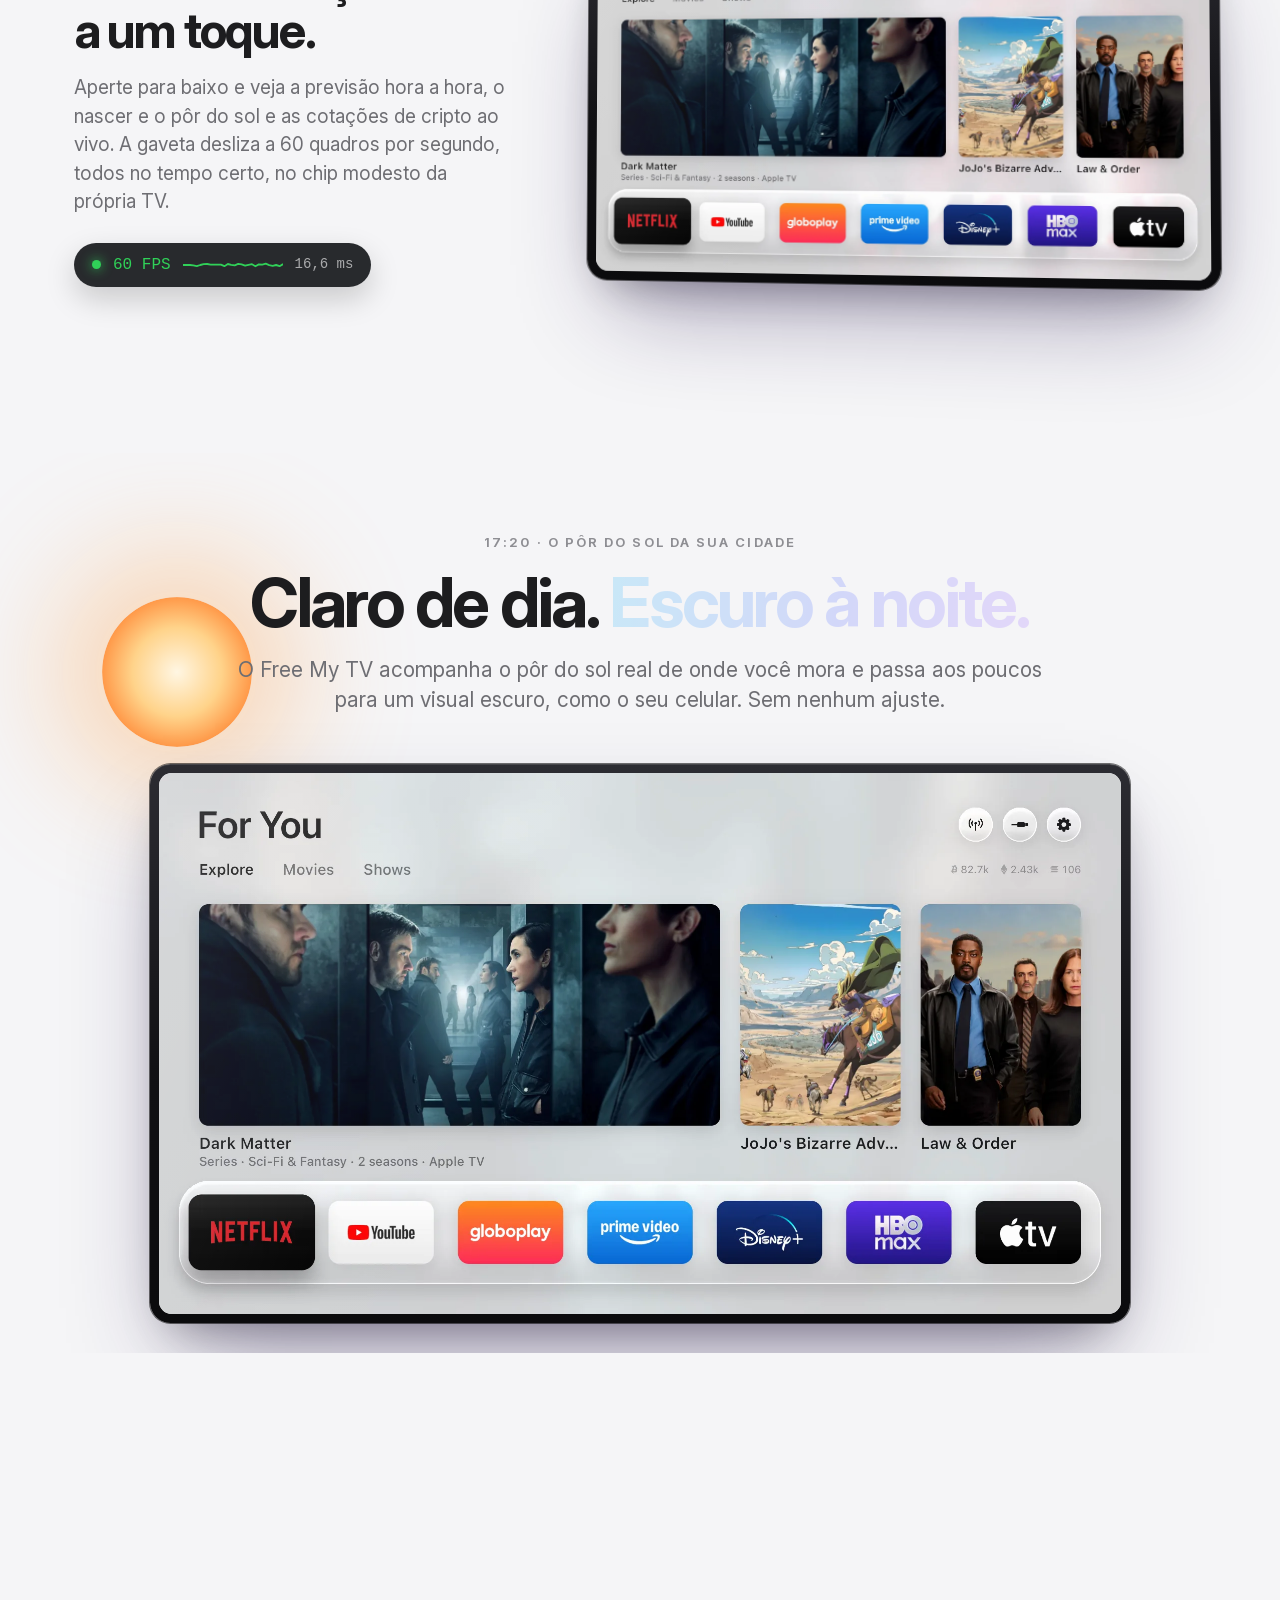
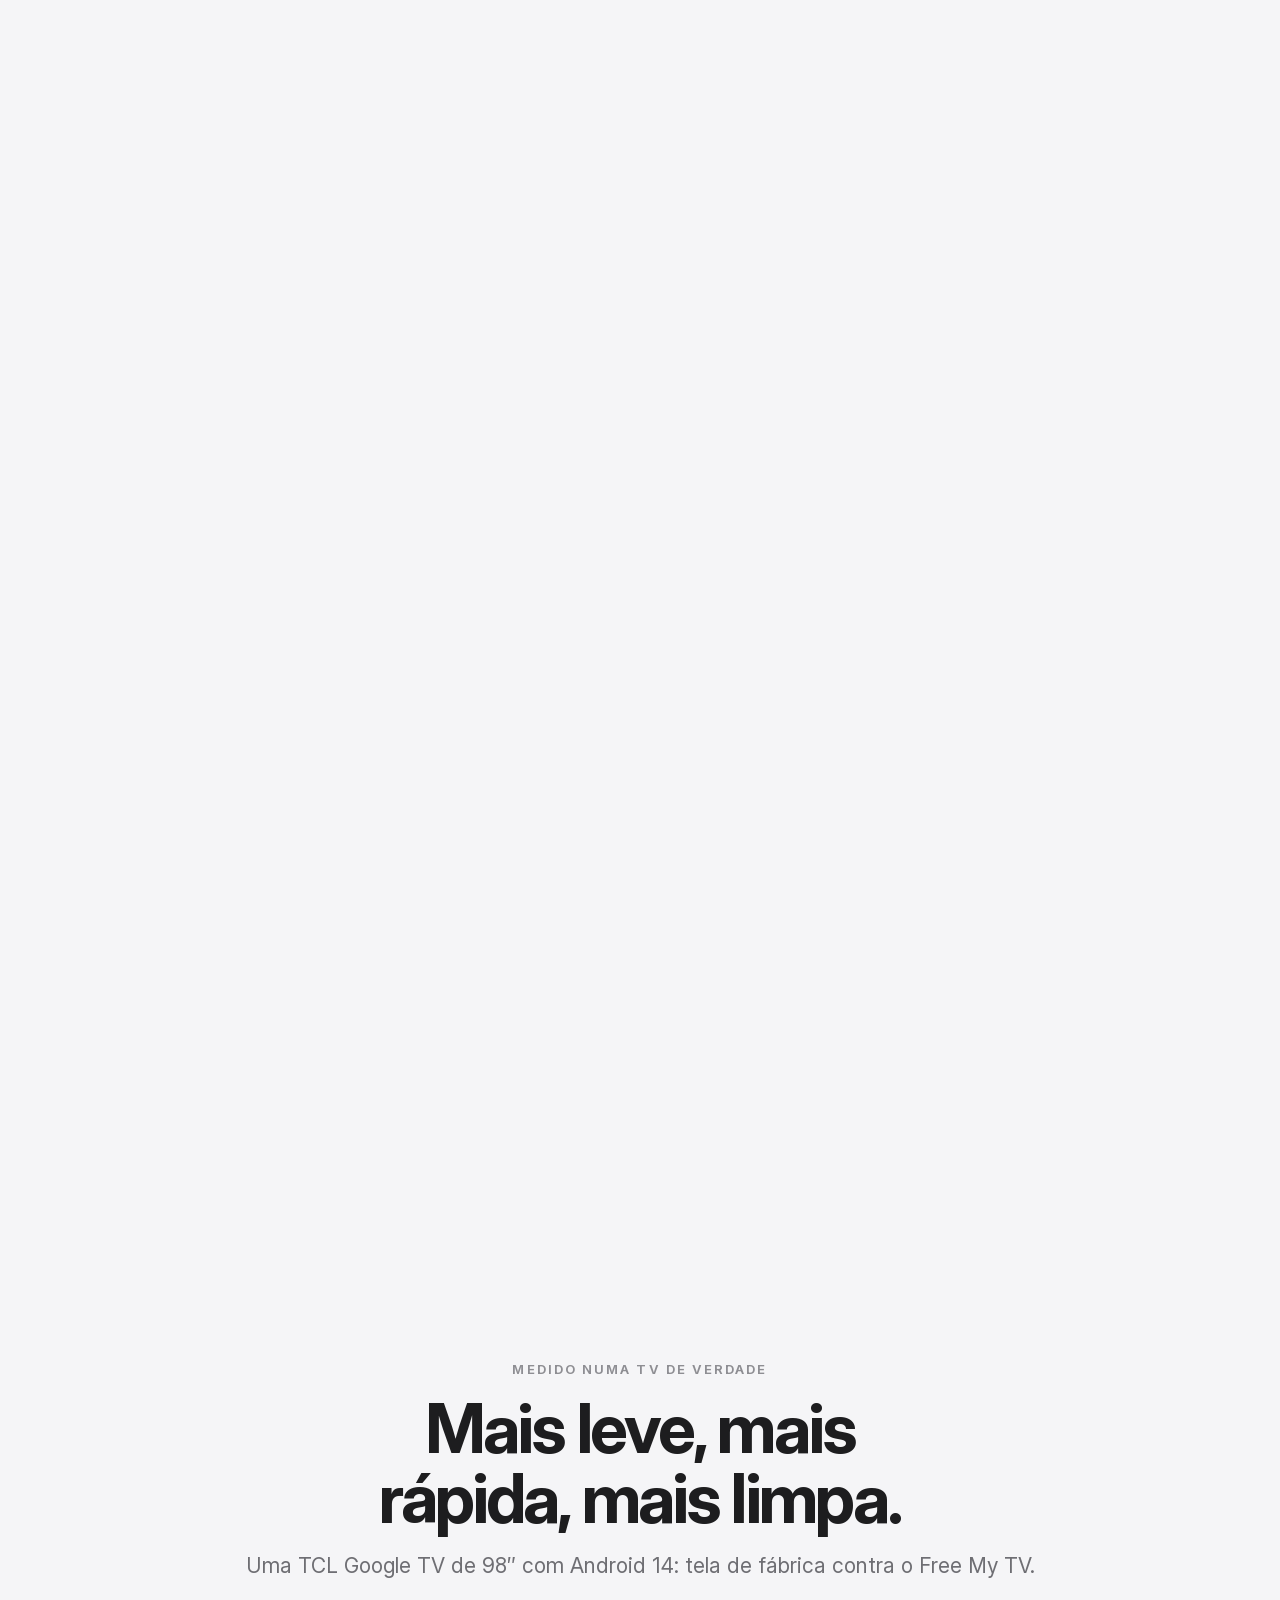
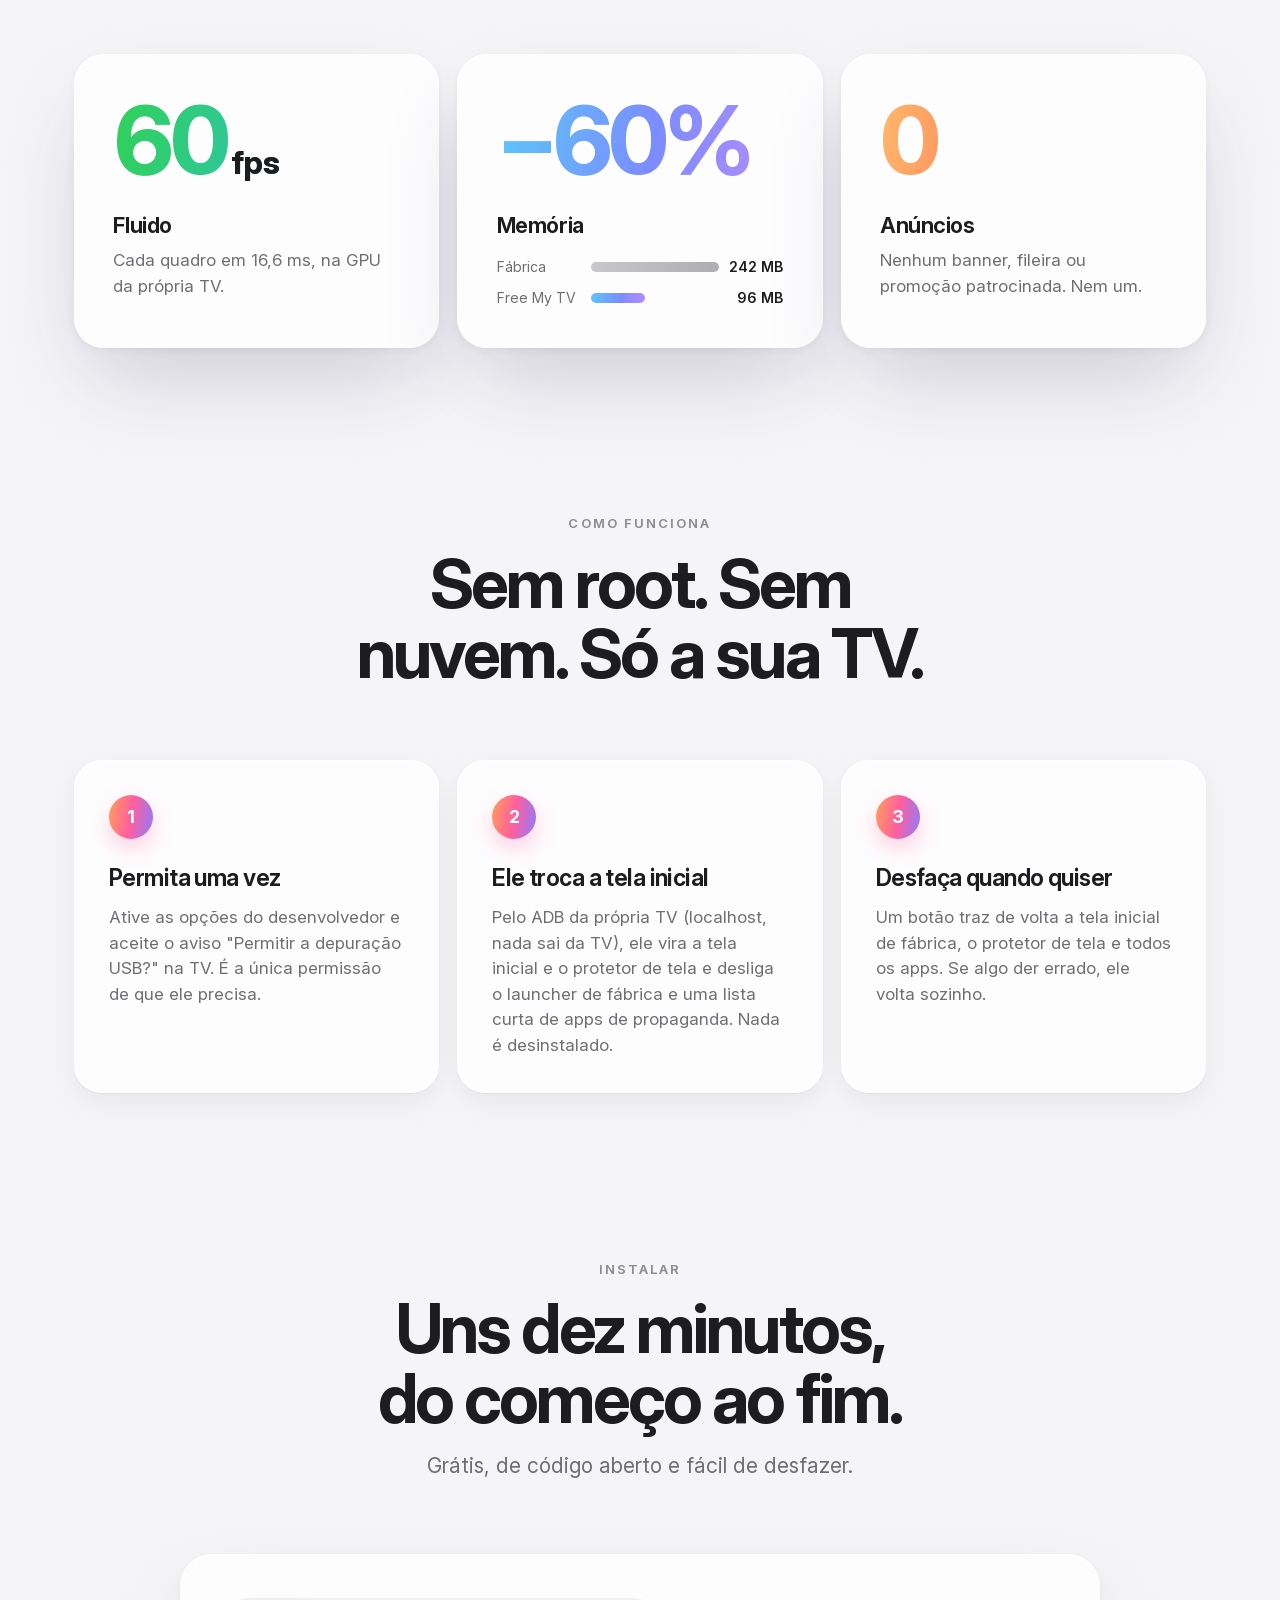
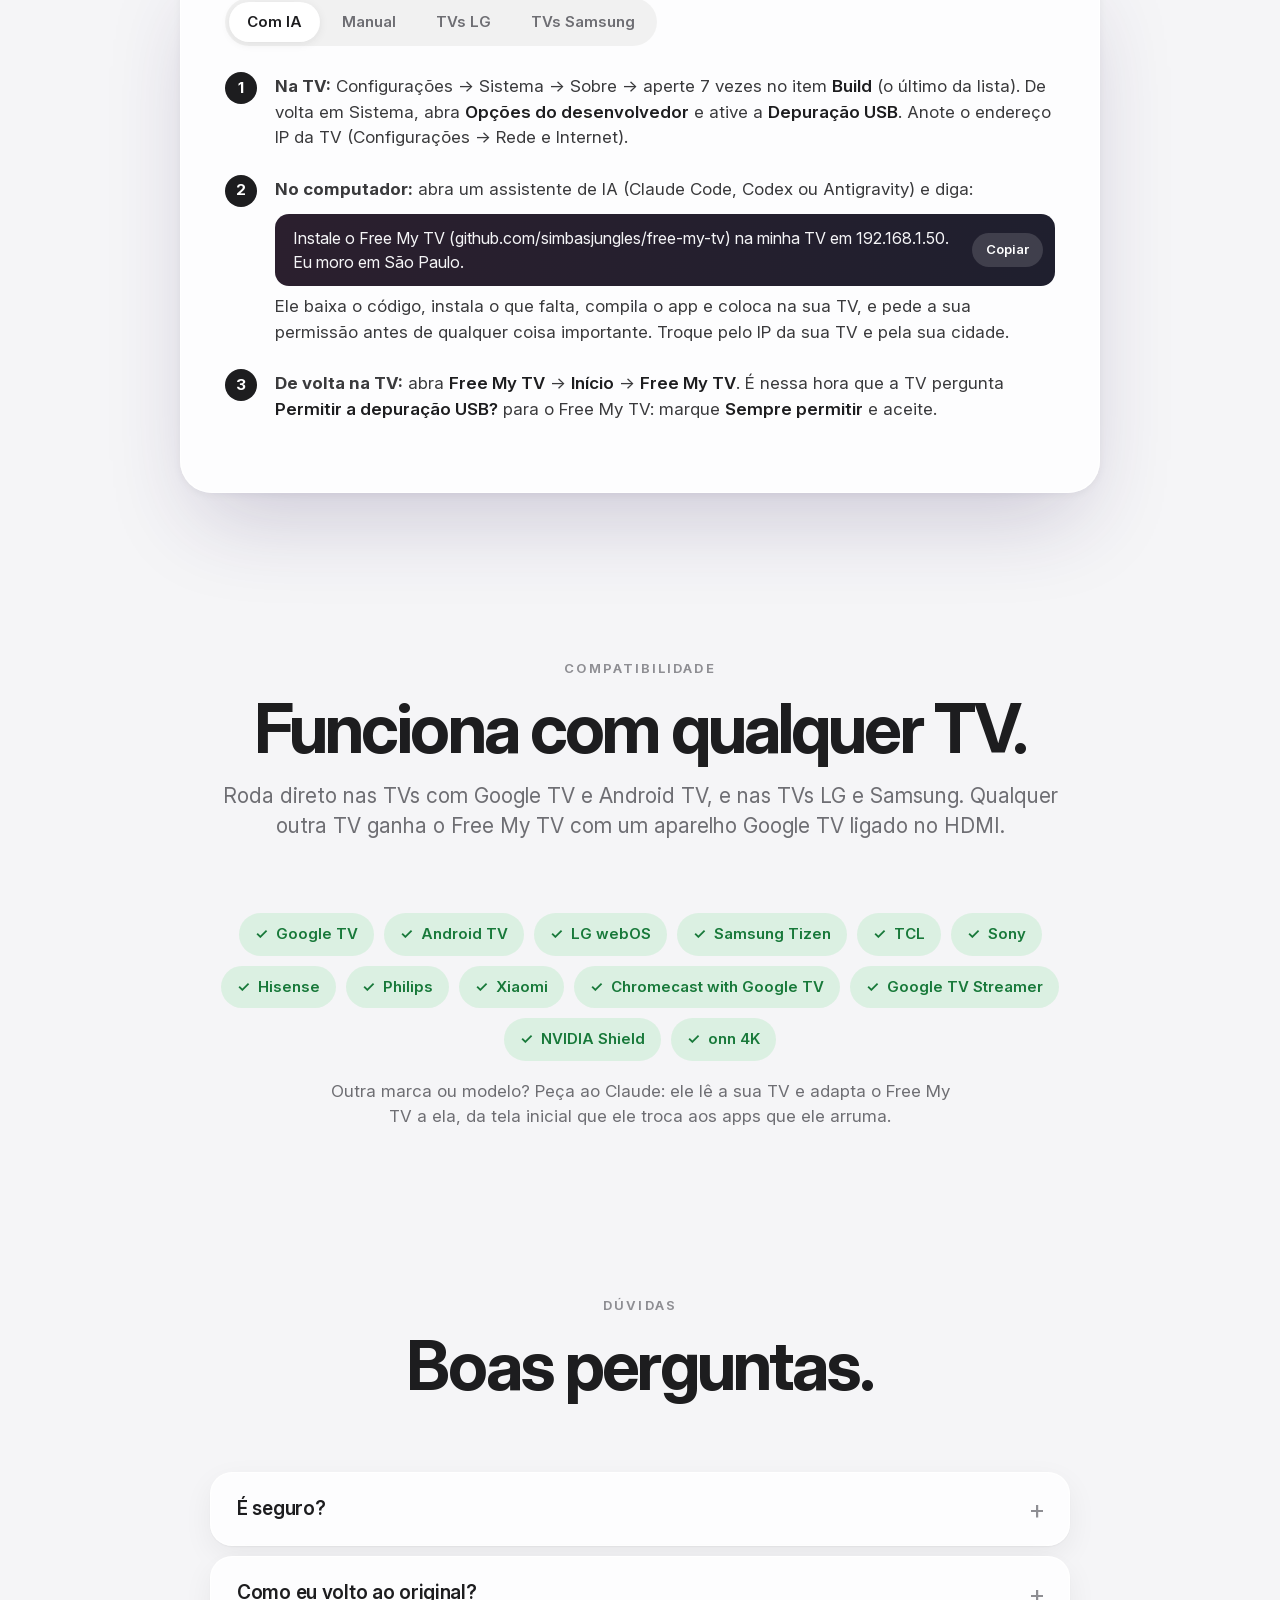
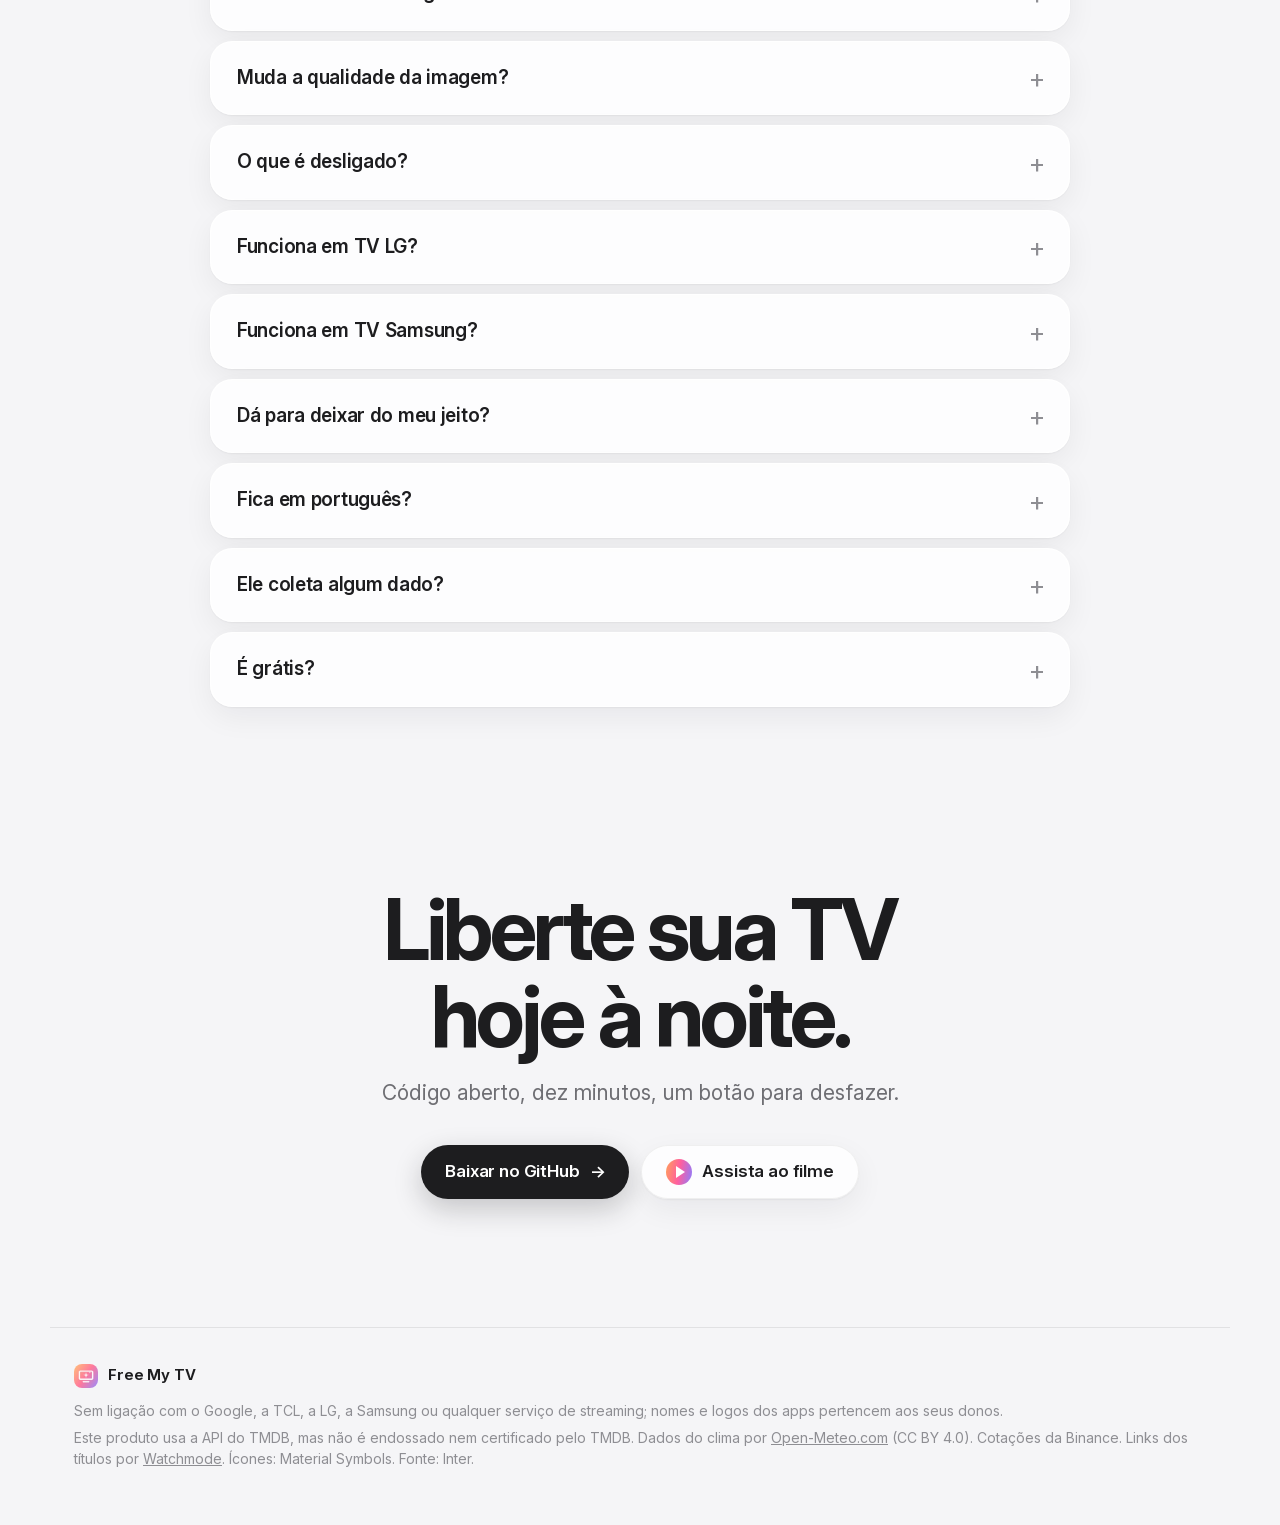
<file: docs/pt/index.html>
<!doctype html>
<html lang="pt-BR">
<head>
  <meta charset="utf-8">
  <meta name="viewport" content="width=device-width, initial-scale=1, viewport-fit=cover">
  <script>
    // Portuguese page: back to English only if the visitor picked it with the PT/EN switch.
    (function () {
      var lang;
      try { lang = localStorage.getItem("lang"); } catch (e) {}
      if (lang === "en") location.replace("../" + location.search + location.hash);
    })();
  </script>
  <title>Free My TV — uma tela inicial rápida e sem anúncios para Google TV e TVs LG e Samsung</title>
  <meta name="description" content="Tela inicial de código aberto para Google TV, Android TV e TVs LG e Samsung. Sem anúncios, a 60 fps, com o que está em alta nos seus próprios apps e um visual que acompanha o pôr do sol. Um botão para desfazer.">
  <link rel="canonical" href="https://freemytv.io/pt/">
  <link rel="alternate" hreflang="en" href="https://freemytv.io/">
  <link rel="alternate" hreflang="pt-BR" href="https://freemytv.io/pt/">
  <link rel="alternate" hreflang="x-default" href="https://freemytv.io/">
  <meta name="theme-color" content="#F5F5F7">
  <meta property="og:type" content="website">
  <meta property="og:locale" content="pt_BR">
  <meta property="og:locale:alternate" content="en_US">
  <meta property="og:url" content="https://freemytv.io/pt/">
  <meta property="og:title" content="Free My TV">
  <meta property="og:description" content="Uma tela inicial rápida e sem anúncios para Google TV e TVs LG e Samsung. Código aberto. Um botão para desfazer.">
  <meta property="og:image" content="https://freemytv.io/assets/og-pt.jpg">
  <meta property="og:image:width" content="1200">
  <meta property="og:image:height" content="630">
  <meta name="twitter:card" content="summary_large_image">
  <meta name="twitter:title" content="Free My TV">
  <meta name="twitter:description" content="Uma tela inicial rápida e sem anúncios para Google TV e TVs LG e Samsung. Código aberto. Um botão para desfazer.">
  <meta name="twitter:image" content="https://freemytv.io/assets/og-pt.jpg">
  <link rel="icon" type="image/png" href="../assets/favicon-64.png">
  <link rel="apple-touch-icon" href="../assets/apple-touch-icon.png">
  <link rel="preload" href="../assets/fonts/InterVariable.ttf" as="font" type="font/ttf" crossorigin>
  <link rel="stylesheet" href="../styles.css">
</head>
<body>
  <div class="sky" aria-hidden="true"><span class="blob b1"></span><span class="blob b2"></span><span class="blob b3"></span></div>

  <header class="nav" id="nav">
    <a class="brand" href="#top" aria-label="Free My TV, voltar ao topo">
      <img src="../assets/icon-512.png" alt="" width="30" height="30">
      <span>Free My TV</span>
    </a>
    <nav class="links" aria-label="Seções">
      <a href="#features">Recursos</a>
      <a href="#how">Como funciona</a>
      <a href="#install">Instalar</a>
      <a href="#faq">Dúvidas</a>
    </nav>
    <div class="nav-end">
      <a class="lang" href="../" hreflang="en" lang="en" data-lang="en" aria-label="Read in English">EN</a>
      <a class="btn btn-dark btn-sm" href="https://github.com/simbasjungles/free-my-tv" rel="noopener">
      <svg class="gh" viewBox="0 0 16 16" aria-hidden="true"><path d="M8 0C3.58 0 0 3.58 0 8c0 3.54 2.29 6.53 5.47 7.59.4.07.55-.17.55-.38 0-.19-.01-.82-.01-1.49-2.01.37-2.53-.49-2.69-.94-.09-.23-.48-.94-.82-1.13-.28-.15-.68-.52-.01-.53.63-.01 1.08.58 1.23.82.72 1.21 1.87.87 2.33.66.07-.52.28-.87.51-1.07-1.78-.2-3.64-.89-3.64-3.95 0-.87.31-1.59.82-2.15-.08-.2-.36-1.02.08-2.12 0 0 .67-.21 2.2.82.64-.18 1.32-.27 2-.27.68 0 1.36.09 2 .27 1.53-1.04 2.2-.82 2.2-.82.44 1.1.16 1.92.08 2.12.51.56.82 1.27.82 2.15 0 3.07-1.87 3.75-3.65 3.95.29.25.54.73.54 1.48 0 1.07-.01 1.93-.01 2.2 0 .21.15.46.55.38A8.013 8.013 0 0016 8c0-4.42-3.58-8-8-8z"/></svg>
      <span>GitHub</span>
      </a>
    </div>
  </header>

  <main id="top">
    <!-- Hero -->
    <section class="hero">
      <div class="hero-copy">
        <p class="kicker" data-reveal>Google TV, Android TV, LG e Samsung</p>
        <h1 data-reveal>Liberte sua <span class="grad">TV.</span></h1>
        <p class="lede" data-reveal>Troque a tela inicial cheia de anúncios por uma rápida e limpa. O que está em alta nos seus próprios apps, o clima num relance e um visual que acompanha o pôr do sol. Um botão para desfazer.</p>
        <div class="cta" data-reveal>
          <a class="btn btn-dark" href="https://github.com/simbasjungles/free-my-tv" rel="noopener">Baixar no GitHub <span aria-hidden="true">→</span></a>
          <button class="btn btn-glass" type="button" data-film><span class="play" aria-hidden="true"></span>Assista ao filme de 45 segundos</button>
        </div>
      </div>
      <div class="hero-stage" data-reveal>
        <div class="tv tilt" id="heroTv">
          <div class="screen">
            <video data-src="../assets/nav.mp4" poster="../assets/nav-poster.webp" muted loop playsinline preload="none" aria-label="A tela inicial do Free My TV, passando pelos apps"></video>
          </div>
        </div>
        <div class="floor" aria-hidden="true"></div>
      </div>
      <ul class="stats" data-reveal>
        <li><b>60 fps</b><span>fluido na GPU da própria TV</span></li>
        <li><b>−60%</b><span>de memória na tela inicial</span></li>
        <li><b>0</b><span>anúncios, banners ou promoções</span></li>
        <li><b>1 botão</b><span>para voltar ao original</span></li>
      </ul>
    </section>

    <!-- Before / after -->
    <section class="section compare" id="compare">
      <div class="head" data-reveal>
        <p class="kicker">Antes → depois</p>
        <h2>Sua tela inicial não deveria ser um outdoor.</h2>
        <p class="sub">Arraste para comparar. Mesma TV, mesmos apps, sem as fileiras patrocinadas.</p>
      </div>
      <div class="tv ba" id="ba" data-reveal tabindex="0" role="slider" aria-label="Compare a tela inicial de fábrica com o Free My TV" aria-valuemin="0" aria-valuemax="100" aria-valuenow="50">
        <div class="screen">
          <img class="after" src="../assets/home-day.webp" alt="A tela inicial do Free My TV: três destaques e uma prateleira de vidro com os apps" loading="lazy">
          <div class="before-wrap"><img class="before" src="../assets/before.webp" alt="Uma tela inicial de fábrica típica, cheia de fileiras patrocinadas (ilustração)" loading="lazy"></div>
          <span class="tag tag-l">Tela de fábrica <em>(ilustração)</em></span>
          <span class="tag tag-r">Free My TV</span>
          <div class="handle" aria-hidden="true"><span></span></div>
        </div>
      </div>
    </section>

    <!-- Features -->
    <section class="section features" id="features">
      <article class="feature" data-reveal>
        <div class="copy">
          <p class="kicker">Início</p>
          <h3>Seus apps em primeiro lugar.</h3>
          <p>Os apps de streaming que você usa de verdade, numa prateleira de vidro que ganha vida com o controle. Sem fileiras de promoções, sem anúncios que tocam sozinhos, nada que você não pediu.</p>
        </div>
        <div class="tv"><div class="screen"><video data-src="../assets/nav.mp4" poster="../assets/nav-poster.webp" muted loop playsinline preload="none" aria-label="Navegando pela prateleira de apps"></video></div></div>
      </article>

      <article class="feature flip" data-reveal>
        <div class="copy">
          <p class="kicker">Destaques</p>
          <h3>Em alta, não patrocinado.</h3>
          <p>Três destaques novos a cada hora, entre o que está em alta na semana e os lançamentos, só dos apps que você já tem. Filmes e séries têm abas próprias. Com dados do TMDB.</p>
        </div>
        <div class="tv"><div class="screen"><video data-src="../assets/tabs.mp4" poster="../assets/tabs-poster.webp" muted loop playsinline preload="none" aria-label="Trocando entre as abas de destaques, filmes e séries"></video></div></div>
      </article>

      <article class="feature" data-reveal>
        <div class="copy">
          <p class="kicker">Velocidade</p>
          <h3>Clima e cotações a um toque.</h3>
          <p>Aperte para baixo e veja a previsão hora a hora, o nascer e o pôr do sol e as cotações de cripto ao vivo. A gaveta desliza a 60 quadros por segundo, todos no tempo certo, no chip modesto da própria TV.</p>
          <div class="hud" aria-hidden="true"><i></i><b>60 FPS</b><svg viewBox="0 0 120 24" preserveAspectRatio="none"><polyline id="spark" fill="none" points=""/></svg><span>16,6 ms</span></div>
        </div>
        <div class="tv"><div class="screen"><video data-src="../assets/drawer.mp4" poster="../assets/drawer-poster.webp" muted loop playsinline preload="none" aria-label="A gaveta com o clima e as cotações de cripto abrindo"></video></div></div>
      </article>
    </section>

    <!-- Sunset: scroll to go from day to night -->
    <section class="sunset" id="sunset" aria-label="Claro de dia, escuro à noite">
      <div class="sticky">
        <div class="stars" aria-hidden="true"></div>
        <div class="sun" aria-hidden="true"></div>
        <div class="moon" aria-hidden="true"></div>
        <div class="head">
          <p class="kicker"><span class="clock" id="sunClock">17:20</span> · o pôr do sol da sua cidade</p>
          <h2><span class="w-day">Claro de dia.</span> <span class="w-night">Escuro à noite.</span></h2>
          <p class="sub">O Free My TV acompanha o pôr do sol real de onde você mora e passa aos poucos para um visual escuro, como o seu celular. Sem nenhum ajuste.</p>
        </div>
        <div class="tv"><div class="screen">
          <img src="../assets/day.webp" alt="A tela inicial durante o dia" loading="lazy">
          <img class="night" src="../assets/night.webp" alt="A mesma tela inicial à noite" loading="lazy">
        </div></div>
      </div>
    </section>

    <!-- Numbers -->
    <section class="section numbers" id="numbers">
      <div class="head" data-reveal>
        <p class="kicker">Medido numa TV de verdade</p>
        <h2>Mais leve, mais rápida, mais limpa.</h2>
        <p class="sub">Uma TCL Google TV de 98″ com Android 14: tela de fábrica contra o Free My TV.</p>
      </div>
      <div class="cards">
        <div class="card" data-reveal><b class="big grad-mint"><span data-count="60">0</span><small>fps</small></b><h4>Fluido</h4><p>Cada quadro em 16,6 ms, na GPU da própria TV.</p></div>
        <div class="card" data-reveal><b class="big grad-sky">−<span data-count="60">0</span>%</b><h4>Memória</h4>
          <div class="bars"><div><span>Fábrica</span><i style="--w:100%"></i><em>242 MB</em></div><div><span>Free My TV</span><i style="--w:40%"></i><em>96 MB</em></div></div>
        </div>
        <div class="card" data-reveal><b class="big grad-sun">0</b><h4>Anúncios</h4><p>Nenhum banner, fileira ou promoção patrocinada. Nem um.</p></div>
      </div>
    </section>

    <!-- How it works -->
    <section class="section how" id="how">
      <div class="head" data-reveal>
        <p class="kicker">Como funciona</p>
        <h2>Sem root. Sem nuvem. Só a sua TV.</h2>
      </div>
      <ol class="steps">
        <li class="step" data-reveal>
          <span class="num">1</span>
          <h4>Permita uma vez</h4>
          <p>Ative as opções do desenvolvedor e aceite o aviso "Permitir a depuração USB?" na TV. É a única permissão de que ele precisa.</p>
        </li>
        <li class="step" data-reveal>
          <span class="num">2</span>
          <h4>Ele troca a tela inicial</h4>
          <p>Pelo ADB da própria TV (localhost, nada sai da TV), ele vira a tela inicial e o protetor de tela e desliga o launcher de fábrica e uma lista curta de apps de propaganda. Nada é desinstalado.</p>
        </li>
        <li class="step" data-reveal>
          <span class="num">3</span>
          <h4>Desfaça quando quiser</h4>
          <p>Um botão traz de volta a tela inicial de fábrica, o protetor de tela e todos os apps. Se algo der errado, ele volta sozinho.</p>
        </li>
      </ol>
    </section>

    <!-- Install -->
    <section class="section install" id="install">
      <div class="head" data-reveal>
        <p class="kicker">Instalar</p>
        <h2>Uns dez minutos, do começo ao fim.</h2>
        <p class="sub">Grátis, de código aberto e fácil de desfazer.</p>
      </div>
      <div class="panel" data-reveal>
        <div class="tabs" role="tablist" aria-label="Forma de instalar">
          <button role="tab" aria-selected="true" aria-controls="tab-claude" id="t-claude">Com IA</button>
          <button role="tab" aria-selected="false" aria-controls="tab-manual" id="t-manual">Manual</button>
          <button role="tab" aria-selected="false" aria-controls="tab-lg" id="t-lg">TVs LG</button>
          <button role="tab" aria-selected="false" aria-controls="tab-samsung" id="t-samsung">TVs Samsung</button>
        </div>

        <div class="tabpanel" id="tab-claude" role="tabpanel" aria-labelledby="t-claude">
          <ol class="howto">
            <li><b>Na TV:</b> Configurações → Sistema → Sobre → aperte 7 vezes no item <em>Build</em> (o último da lista). De volta em Sistema, abra <em>Opções do desenvolvedor</em> e ative a <em>Depuração USB</em>. Anote o endereço IP da TV (Configurações → Rede e Internet).</li>
            <li><b>No computador:</b> abra um assistente de IA (Claude Code, Codex ou Antigravity) e diga:
              <div class="code prompt"><code>Instale o Free My TV (github.com/simbasjungles/free-my-tv) na minha TV em 192.168.1.50. Eu moro em São Paulo.</code><button class="copy-btn" type="button" aria-label="Copiar pedido">Copiar</button></div>
              Ele baixa o código, instala o que falta, compila o app e coloca na sua TV, e pede a sua permissão antes de qualquer coisa importante. Troque pelo IP da sua TV e pela sua cidade.
            </li>
            <li><b>De volta na TV:</b> abra <em>Free My TV</em> → <em>Início</em> → <em>Free My TV</em>. É nessa hora que a TV pergunta <em>Permitir a depuração USB?</em> para o Free My TV: marque <em>Sempre permitir</em> e aceite.</li>
          </ol>
        </div>

        <div class="tabpanel" id="tab-manual" role="tabpanel" aria-labelledby="t-manual" hidden>
          <ol class="howto">
            <li><b>Na TV:</b> ative as <em>Opções do desenvolvedor</em> e a <em>Depuração USB</em> (como na outra aba) e anote o IP dela.</li>
            <li><b>Ferramentas:</b> um JDK (17+), as ferramentas de linha de comando do Android SDK e o adb. No Mac:
              <div class="code"><code>brew install --cask temurin android-commandlinetools android-platform-tools &amp;&amp; sdkmanager "build-tools;34.0.0" "platforms;android-34"</code><button class="copy-btn" type="button" aria-label="Copiar comando">Copiar</button></div>
            </li>
            <li><b>Compilar:</b> a primeira execução cria o <em>config.properties</em>. Coloque sua cidade lá (e <em>currency=BRL</em> para as cotações em reais) e, para os destaques, uma <a href="https://www.themoviedb.org/settings/api" rel="noopener">chave grátis do TMDB</a>. Depois compile de novo.
              <div class="code"><code>git clone https://github.com/simbasjungles/free-my-tv &amp;&amp; cd free-my-tv &amp;&amp; ./build.sh</code><button class="copy-btn" type="button" aria-label="Copiar comando">Copiar</button></div>
              Ou pule essa parte: o <em>FreeMyTV.apk</em> da <a href="https://github.com/simbasjungles/free-my-tv/releases/latest" rel="noopener">última versão</a> instala como está, com a sua cidade pelo fuso da TV. Para os destaques, coloque a sua chave grátis do TMDB na própria TV: <em>Ajustes do Início</em> → <em>Chave do TMDB</em> mostra um QR code para o celular.
            </li>
            <li><b>Instalar:</b>
              <div class="code"><code>adb connect 192.168.1.50:5555 &amp;&amp; adb install -r FreeMyTV.apk</code><button class="copy-btn" type="button" aria-label="Copiar comando">Copiar</button></div>
              Nas TVs TCL, libere também o funcionamento em segundo plano (a TCL bloqueia por padrão):
              <div class="code"><code>adb shell &quot;appops set io.freemytv AUTO_START allow || appops set io.freemytv APP_AUTO_START allow&quot;</code><button class="copy-btn" type="button" aria-label="Copiar comando">Copiar</button></div>
            </li>
            <li><b>Na TV:</b> abra <em>Free My TV</em> → <em>Início</em> → <em>Free My TV</em>.</li>
          </ol>
        </div>

        <div class="tabpanel" id="tab-lg" role="tabpanel" aria-labelledby="t-lg" hidden>
          <ol class="howto">
            <li><b>Na TV:</b> na LG Content Store, instale o <em>Developer Mode</em>. Entre com uma <a href="https://webostv.developer.lge.com" rel="noopener">conta grátis de desenvolvedor LG</a>, ative o <em>Dev Mode Status</em> (a TV reinicia) e depois o <em>Key Server</em>. Anote o IP e a senha (passphrase) que aparecem.</li>
            <li><b>No computador:</b> baixe o código e compile o app da LG. Coloque sua cidade no <em>config.properties</em> (e <em>currency=BRL</em> para as cotações em reais), como na Google TV.
              <div class="code"><code>git clone https://github.com/simbasjungles/free-my-tv &amp;&amp; cd free-my-tv &amp;&amp; python3 webos/build.py</code><button class="copy-btn" type="button" aria-label="Copiar comando">Copiar</button></div>
            </li>
            <li><b>Instalar:</b> digite a senha da TV quando ele pedir. O Free My TV abre na TV.
              <div class="code"><code>python3 webos/install.py 192.168.1.50</code><button class="copy-btn" type="button" aria-label="Copiar comando">Copiar</button></div>
            </li>
            <li><b>A um botão:</b> com ele aberto, segure uma tecla numérica do controle. Daí em diante, essa tecla abre o Free My TV de qualquer lugar. Aperte <em>EXTEND</em> no Developer Mode uma vez por mês para mantê-lo.</li>
          </ol>
        </div>

        <div class="tabpanel" id="tab-samsung" role="tabpanel" aria-labelledby="t-samsung" hidden>
          <ol class="howto">
            <li><b>Na TV:</b> abra <em>Apps</em> e digite <em>1&nbsp;2&nbsp;3&nbsp;4&nbsp;5</em> no controle. Ative o <em>Developer mode</em>, digite o IP do seu computador em <em>Host PC IP</em> e reinicie a TV.</li>
            <li><b>No computador:</b> baixe o <a href="https://github.com/reisxd/TizenBrewInstaller/releases/latest" rel="noopener">TizenBrew Installer</a>, o instalador da comunidade para TVs Samsung, abra e conecte na sua TV.</li>
            <li><b>Instale pelo GitHub:</b> digite isto. Nas TVs de 2023 em diante, ele pede para entrar na sua conta Samsung uma vez, para assinar o app para a sua TV.
              <div class="code"><code>simbasjungles/free-my-tv</code><button class="copy-btn" type="button" aria-label="Copiar">Copiar</button></div>
            </li>
            <li><b>Direto nele:</b> nas configurações da TV (Opções da Tela Inicial ou Funções Smart), ative a <em>Execução Automática do Último Aplicativo</em>: a TV já liga no Free My TV. Ele pega a sua cidade pelo fuso da TV (dá para trocar em <em>Ajustes do Início</em> → <em>Cidade</em>); para os destaques, digite a sua chave grátis do TMDB em <em>Ajustes do Início</em> → <em>Chave do TMDB</em>.</li>
          </ol>
        </div>
      </div>
    </section>

    <!-- Compatibility -->
    <section class="section compat" id="compat">
      <div class="head" data-reveal>
        <p class="kicker">Compatibilidade</p>
        <h2>Funciona com qualquer TV.</h2>
        <p class="sub">Roda direto nas TVs com Google TV e Android TV, e nas TVs LG e Samsung. Qualquer outra TV ganha o Free My TV com um aparelho Google TV ligado no HDMI.</p>
      </div>
      <div class="chips" data-reveal>
        <span class="chip ok">Google TV</span><span class="chip ok">Android TV</span><span class="chip ok">LG webOS</span><span class="chip ok">Samsung Tizen</span><span class="chip ok">TCL</span><span class="chip ok">Sony</span>
        <span class="chip ok">Hisense</span><span class="chip ok">Philips</span><span class="chip ok">Xiaomi</span><span class="chip ok">Chromecast with Google TV</span>
        <span class="chip ok">Google TV Streamer</span><span class="chip ok">NVIDIA Shield</span><span class="chip ok">onn 4K</span>
      </div>
      <p class="note" data-reveal>Outra marca ou modelo? Peça ao Claude: ele lê a sua TV e adapta o Free My TV a ela, da tela inicial que ele troca aos apps que ele arruma.</p>
    </section>

    <!-- FAQ -->
    <section class="section faq" id="faq">
      <div class="head" data-reveal>
        <p class="kicker">Dúvidas</p>
        <h2>Boas perguntas.</h2>
      </div>
      <div class="qs" data-reveal>
        <details><summary>É seguro?</summary><p>Ele usa os mesmos comandos das ferramentas de desenvolvedor do próprio Android, de dentro da TV. Nada de root, nada desinstalado: os apps só são desligados e voltam com um botão. Imagem, som, entradas, controle remoto, serviços do Google e Play Store ficam numa lista que ele nunca toca.</p></details>
        <details><summary>Como eu volto ao original?</summary><p>Abra Free My TV → Início → Original. A tela inicial de fábrica, o protetor de tela e todos os apps voltam exatamente como estavam. Se a tela nova travar três vezes em cinco minutos, ele volta sozinho.</p></details>
        <details><summary>Muda a qualidade da imagem?</summary><p>Não. Os ajustes de imagem não são tocados e os vídeos passam pelo mesmo caminho no hardware. Medimos a mesma resolução e a mesma fonte de vídeo nos dois modos.</p></details>
        <details><summary>O que é desligado?</summary><p>A tela inicial e o protetor de tela de fábrica (substituídos), a tela de recuperação do Google TV, Play Games e YouTube Music e, nas TVs TCL, o TCL Channel, as mensagens, a demonstração de loja, o menu de hotel, os manuais e os apps de espelhamento e de registros. O Google Assistente só se você pedir no config.</p></details>
        <details><summary>Funciona em TV LG?</summary><p>Funciona. Na LG ele é instalado pelo próprio Developer Mode da LG, sem root e sem mudar nada na TV, e abre com um toque numa tecla numérica. A mesma tela inicial, com destaques, clima e cotações. Aperte EXTEND no app Developer Mode uma vez por mês para mantê-lo.</p></details>
        <details><summary>Funciona em TV Samsung?</summary><p>Funciona, nas TVs Samsung de 2017 em diante. Ele é instalado pelo próprio Developer Mode da Samsung com o TizenBrew Installer, o instalador da comunidade, sem root e sem mudar nada na TV. A mesma tela inicial, clima e cotações, com a sua cidade pelo fuso da TV. Para os destaques, digite a sua chave grátis do TMDB nos Ajustes do Início.</p></details>
        <details><summary>Dá para deixar do meu jeito?</summary><p>Essa é a ideia. Abra a pasta no Claude Code e é só pedir: "coloque o Crunchyroll na prateleira", "mostre as cotações em reais", "configure para a minha Sony". Ele muda o código, compila o app e coloca na sua TV.</p></details>
        <details><summary>Fica em português?</summary><p>Fica. O app segue o idioma da TV (português, inglês, espanhol, russo, alemão, francês, italiano, japonês e mais 18), ou o que você escolher nos ajustes dele. Quer outro idioma? Peça ao Claude.</p></details>
        <details><summary>Ele coleta algum dado?</summary><p>Não. Sem contas, sem análises, sem rastreamento. Ele só fala com o TMDB (destaques), o Open-Meteo (clima, da sua cidade) e a Binance (cotações), e o Watchmode (links dos títulos) só se você colocar a chave dele. No Google TV e no Android TV, o APK pronto também pergunta ao GitHub uma vez por semana se há versão nova, e enquanto <em>Ajustes do Início</em> → <em>Chave do TMDB</em> mostra o QR code, a TV responde ao seu celular na rede de casa (uma chave, 5 minutos no máximo).</p></details>
        <details><summary>É grátis?</summary><p>Sim. Licença MIT, e a chave do TMDB também é grátis.</p></details>
      </div>
    </section>

    <!-- Final CTA -->
    <section class="final" data-reveal>
      <h2>Liberte sua TV hoje à noite.</h2>
      <p class="sub">Código aberto, dez minutos, um botão para desfazer.</p>
      <div class="cta">
        <a class="btn btn-dark" href="https://github.com/simbasjungles/free-my-tv" rel="noopener">Baixar no GitHub <span aria-hidden="true">→</span></a>
        <button class="btn btn-glass" type="button" data-film><span class="play" aria-hidden="true"></span>Assista ao filme</button>
      </div>
    </section>
  </main>

  <footer class="foot">
    <div class="brand"><img src="../assets/icon-512.png" alt="" width="24" height="24"><span>Free My TV</span></div>
    <p>Sem ligação com o Google, a TCL, a LG, a Samsung ou qualquer serviço de streaming; nomes e logos dos apps pertencem aos seus donos.</p>
    <p>Este produto usa a API do TMDB, mas não é endossado nem certificado pelo TMDB. Dados do clima por <a href="https://open-meteo.com/" rel="noopener">Open-Meteo.com</a> (CC BY 4.0). Cotações da Binance. Links dos títulos por <a href="https://api.watchmode.com/" rel="noopener">Watchmode</a>. Ícones: Material Symbols. Fonte: Inter.</p>
  </footer>

  <dialog class="film" id="film" aria-label="O filme do Free My TV">
    <button class="close" type="button" aria-label="Fechar">×</button>
    <video controls playsinline preload="none" poster="../assets/film-poster.webp"><source src="../assets/film.mp4" type="video/mp4"></video>
  </dialog>

  <script src="../app.js" defer></script>
</body>
</html>
</file>
<file: docs/styles.css>
@font-face {
  font-family: "Inter";
  src: url("assets/fonts/InterVariable.ttf") format("truetype");
  font-weight: 100 900;
  font-display: swap;
}

:root {
  --bg: #f5f5f7;
  --ink: #1d1d1f;
  --ink-2: #3a3a3c;
  --muted: #6e6e73;
  --faint: #8e8e93;
  --line: rgba(0, 0, 0, 0.08);
  --glass: rgba(255, 255, 255, 0.6);
  --glass-2: rgba(255, 255, 255, 0.82);
  --stroke: rgba(255, 255, 255, 0.8);
  --shadow-1: 0 1px 2px rgba(20, 16, 40, 0.05), 0 10px 30px rgba(20, 16, 40, 0.06);
  --shadow-2: 0 2px 8px rgba(20, 16, 40, 0.05), 0 40px 90px -20px rgba(50, 30, 90, 0.22);
  --dusk: linear-gradient(100deg, #ff9f5a 0%, #ff5f9e 50%, #8c7cff 100%);
  --sun: linear-gradient(100deg, #ffb86b 0%, #ff7a59 48%, #ff5fa2 100%);
  --sky: linear-gradient(100deg, #5ac8fa 0%, #7c8cff 55%, #b48cff 100%);
  --mint: linear-gradient(100deg, #30d158 0%, #2fc6a2 50%, #5ac8fa 100%);
  --ease: cubic-bezier(0.16, 1, 0.3, 1);
  --max: 1180px;
  color-scheme: light;
}

*,
*::before,
*::after {
  box-sizing: border-box;
}

html {
  scroll-behavior: smooth;
  -webkit-text-size-adjust: 100%;
}

body {
  margin: 0;
  background: var(--bg);
  color: var(--ink);
  font-family: "Inter", system-ui, -apple-system, "Segoe UI", Roboto, sans-serif;
  font-size: 17px;
  line-height: 1.5;
  -webkit-font-smoothing: antialiased;
  -moz-osx-font-smoothing: grayscale;
  text-rendering: optimizeLegibility;
  overflow-x: hidden;
}

img,
video {
  display: block;
  max-width: 100%;
}

a {
  color: inherit;
}

h1,
h2,
h3,
h4,
p {
  margin: 0;
}

:focus-visible {
  outline: 3px solid #7c8cff;
  outline-offset: 3px;
  border-radius: 8px;
}

/* ---------- Background: soft color fields ---------- */
/* Still on purpose: animating these blurred fields made the browser redo the blur on every frame. */

.sky {
  position: fixed;
  inset: 0;
  z-index: -1;
  overflow: hidden;
  pointer-events: none;
}

.blob {
  position: absolute;
  width: 60vmax;
  height: 60vmax;
  border-radius: 50%;
  filter: blur(90px);
  opacity: 0.5;
}

.b1 {
  left: -18vmax;
  top: -22vmax;
  background: radial-gradient(circle, #ffc9a0 0%, rgba(255, 201, 160, 0) 70%);
}

.b2 {
  right: -20vmax;
  top: 10vmax;
  background: radial-gradient(circle, #d9d2ff 0%, rgba(217, 210, 255, 0) 70%);
}

.b3 {
  left: 20vmax;
  bottom: -30vmax;
  background: radial-gradient(circle, #ffd0e6 0%, rgba(255, 208, 230, 0) 70%);
}

/* ---------- Navigation ---------- */

.nav {
  position: sticky;
  top: 12px;
  z-index: 50;
  display: flex;
  align-items: center;
  gap: 24px;
  max-width: var(--max);
  height: 60px;
  margin: 12px auto 0;
  padding: 0 10px 0 18px;
  border-radius: 999px;
  background: var(--glass);
  border: 1px solid var(--stroke);
  box-shadow: var(--shadow-1);
  backdrop-filter: saturate(180%) blur(22px);
  -webkit-backdrop-filter: saturate(180%) blur(22px);
  transition: box-shadow 0.4s var(--ease), background 0.4s var(--ease);
}

.nav.scrolled {
  background: var(--glass-2);
  box-shadow: 0 1px 2px rgba(20, 16, 40, 0.06), 0 16px 40px rgba(20, 16, 40, 0.1);
}

.brand {
  display: inline-flex;
  align-items: center;
  gap: 10px;
  font-weight: 650;
  font-size: 17px;
  letter-spacing: -0.01em;
  text-decoration: none;
}

.brand img {
  border-radius: 8px;
}

.links {
  display: flex;
  gap: 4px;
  margin-left: auto;
}

.links a {
  padding: 8px 14px;
  border-radius: 999px;
  color: var(--ink-2);
  font-size: 15px;
  font-weight: 500;
  text-decoration: none;
  transition: background 0.25s, color 0.25s;
}

.links a:hover {
  background: rgba(0, 0, 0, 0.05);
  color: var(--ink);
}

/* ---------- Buttons ---------- */

.nav-end {
  display: flex;
  align-items: center;
  gap: 6px;
}

.lang {
  display: grid;
  place-items: center;
  min-width: 44px;
  height: 40px;
  padding: 0 12px;
  border-radius: 999px;
  color: var(--ink-2);
  font-size: 14px;
  font-weight: 600;
  letter-spacing: 0.04em;
  text-decoration: none;
  transition: background 0.25s, color 0.25s;
}

.lang:hover {
  background: rgba(0, 0, 0, 0.05);
  color: var(--ink);
}

.btn {
  display: inline-flex;
  align-items: center;
  justify-content: center;
  gap: 10px;
  height: 54px;
  padding: 0 24px;
  border: 0;
  border-radius: 999px;
  font: inherit;
  font-size: 17px;
  font-weight: 600;
  letter-spacing: -0.01em;
  text-decoration: none;
  cursor: pointer;
  white-space: nowrap;
  transition: transform 0.35s var(--ease), box-shadow 0.35s var(--ease), background 0.35s;
}

.btn:hover {
  transform: translateY(-2px);
}

.btn:active {
  transform: translateY(0) scale(0.98);
}

.btn-dark {
  background: var(--ink);
  color: #fff;
  box-shadow: 0 10px 28px rgba(29, 29, 31, 0.22);
}

.btn-dark:hover {
  box-shadow: 0 16px 36px rgba(29, 29, 31, 0.28);
}

.btn-glass {
  background: var(--glass-2);
  color: var(--ink);
  border: 1px solid rgba(0, 0, 0, 0.06);
  box-shadow: var(--shadow-1);
}

.btn-sm {
  height: 40px;
  padding: 0 16px;
  font-size: 15px;
}

.gh {
  width: 18px;
  height: 18px;
  fill: currentColor;
}

.play {
  position: relative;
  width: 26px;
  height: 26px;
  border-radius: 50%;
  background: var(--dusk);
  flex: none;
}

.play::after {
  content: "";
  position: absolute;
  left: 10px;
  top: 7px;
  border-left: 9px solid #fff;
  border-top: 6px solid transparent;
  border-bottom: 6px solid transparent;
}

/* ---------- Type ---------- */

.kicker {
  font-size: 13px;
  font-weight: 650;
  letter-spacing: 0.16em;
  text-transform: uppercase;
  color: var(--faint);
}

.grad {
  background: var(--dusk);
  -webkit-background-clip: text;
  background-clip: text;
  color: transparent;
  padding: 0 0.04em 0.1em 0;
}

.sub {
  margin-top: 18px;
  font-size: clamp(17px, 1.7vw, 21px);
  line-height: 1.45;
  color: var(--muted);
}

h2 {
  font-size: clamp(38px, 5.4vw, 68px);
  font-weight: 700;
  line-height: 1.03;
  letter-spacing: -0.042em;
  text-wrap: balance;
}

/* ---------- The TV ---------- */

.tv {
  position: relative;
  padding: clamp(5px, 0.7vw, 10px);
  border-radius: clamp(12px, 1.6vw, 22px);
  background: linear-gradient(180deg, #2c2c32 0%, #111114 55%, #0b0b0d 100%);
  box-shadow:
    0 0 0 1px rgba(0, 0, 0, 0.55),
    inset 0 1px 0 rgba(255, 255, 255, 0.12),
    0 50px 100px -30px rgba(40, 24, 80, 0.45),
    0 22px 44px -22px rgba(0, 0, 0, 0.4);
}

.tv .screen {
  position: relative;
  aspect-ratio: 16 / 9;
  overflow: hidden;
  border-radius: clamp(7px, 1vw, 13px);
  background: #e9e9ee;
}

.tv .screen > img,
.tv .screen > video,
.tv .screen > .before-wrap {
  position: absolute;
  inset: 0;
  width: 100%;
  height: 100%;
  object-fit: cover;
}

.tv .screen::after {
  content: "";
  position: absolute;
  inset: 0;
  background: linear-gradient(115deg, rgba(255, 255, 255, 0.14) 0%, rgba(255, 255, 255, 0.03) 30%, rgba(255, 255, 255, 0) 42%);
  pointer-events: none;
}

/* ---------- Hero ---------- */

.hero {
  display: grid;
  grid-template-columns: minmax(0, 0.84fr) minmax(0, 1.16fr);
  align-items: center;
  gap: clamp(32px, 4.5vw, 64px);
  max-width: var(--max);
  margin: 0 auto;
  padding: clamp(56px, 9vw, 120px) 24px 0;
}

.hero h1 {
  margin-top: 18px;
  font-size: clamp(60px, 8.6vw, 124px);
  font-weight: 750;
  line-height: 0.94;
  letter-spacing: -0.052em;
}

.hero .lede {
  margin-top: 26px;
  max-width: 34ch;
  font-size: clamp(18px, 1.9vw, 22px);
  line-height: 1.45;
  color: var(--muted);
}

.cta {
  display: flex;
  flex-wrap: wrap;
  gap: 12px;
  margin-top: 36px;
}

.hero-stage {
  position: relative;
  perspective: 1800px;
}

.hero-stage::before {
  content: "";
  position: absolute;
  inset: -12% -8% -6%;
  z-index: -1;
  border-radius: 50%;
  background:
    radial-gradient(closest-side at 32% 45%, rgba(255, 159, 90, 0.42), rgba(255, 159, 90, 0) 70%),
    radial-gradient(closest-side at 70% 55%, rgba(140, 124, 255, 0.4), rgba(140, 124, 255, 0) 70%),
    radial-gradient(closest-side at 52% 40%, rgba(255, 95, 158, 0.3), rgba(255, 95, 158, 0) 75%);
  filter: blur(30px);
}

.tilt {
  transform: rotateY(var(--ry, -12deg)) rotateX(var(--rx, 4deg));
  transform-style: preserve-3d;
  transition: transform 1.2s var(--ease);
  will-change: transform;
}

.floor {
  position: absolute;
  left: 8%;
  right: 8%;
  bottom: -14%;
  height: 26%;
  border-radius: 50%;
  background: radial-gradient(ellipse at center, rgba(140, 120, 255, 0.28) 0%, rgba(255, 120, 160, 0.12) 40%, rgba(0, 0, 0, 0) 70%);
  filter: blur(18px);
  z-index: -1;
}

.stats {
  grid-column: 1 / -1;
  display: grid;
  grid-template-columns: repeat(4, minmax(0, 1fr));
  gap: 12px;
  margin: clamp(48px, 7vw, 96px) 0 0;
  padding: 0;
  list-style: none;
}

.stats li {
  padding: 22px 24px;
  border-radius: 22px;
  background: var(--glass-2);
  border: 1px solid var(--stroke);
  box-shadow: var(--shadow-1);
}

.stats b {
  display: block;
  font-size: 30px;
  font-weight: 700;
  letter-spacing: -0.035em;
}

.stats span {
  display: block;
  margin-top: 2px;
  font-size: 15px;
  color: var(--muted);
}

/* ---------- Sections ---------- */

.section {
  max-width: var(--max);
  margin: 0 auto;
  padding: clamp(96px, 13vw, 170px) 24px 0;
}

.section .head {
  max-width: 860px;
  margin: 0 auto clamp(40px, 6vw, 72px);
  text-align: center;
}

.section .head h2 {
  margin-top: 14px;
}

/* ---------- Before / after ---------- */

.ba {
  max-width: 960px;
  margin: 0 auto;
  cursor: ew-resize;
  touch-action: pan-y;
  user-select: none;
  -webkit-user-select: none;
}

.ba .before-wrap {
  clip-path: inset(0 calc(100% - var(--x, 50%)) 0 0);
}

.ba .before-wrap img {
  width: 100%;
  height: 100%;
  object-fit: cover;
}

.ba .handle {
  position: absolute;
  top: 0;
  bottom: 0;
  left: var(--x, 50%);
  width: 3px;
  transform: translateX(-50%);
  background: #fff;
  box-shadow: 0 0 22px rgba(255, 255, 255, 0.85);
}

.ba .handle span {
  position: absolute;
  left: 50%;
  top: 50%;
  width: 52px;
  height: 52px;
  border-radius: 50%;
  transform: translate(-50%, -50%);
  background: rgba(255, 255, 255, 0.94);
  box-shadow: 0 10px 28px rgba(0, 0, 0, 0.35);
}

.ba .handle span::before,
.ba .handle span::after {
  content: "";
  position: absolute;
  top: 50%;
  border-top: 7px solid transparent;
  border-bottom: 7px solid transparent;
  transform: translateY(-50%);
}

.ba .handle span::before {
  left: 13px;
  border-right: 9px solid var(--ink);
}

.ba .handle span::after {
  right: 13px;
  border-left: 9px solid var(--ink);
}

.tag {
  position: absolute;
  top: 4%;
  z-index: 2;
  padding: 7px 14px;
  border-radius: 999px;
  font-size: clamp(11px, 1.2vw, 14px);
  font-weight: 600;
}

.tag em {
  font-style: normal;
  opacity: 0.6;
  font-weight: 500;
}

.tag-l {
  left: 3%;
  background: rgba(20, 20, 24, 0.7);
  color: #fff;
}

.tag-r {
  right: 3%;
  background: rgba(255, 255, 255, 0.86);
  color: var(--ink);
}

/* ---------- Features ---------- */

.feature {
  display: grid;
  grid-template-columns: minmax(0, 0.82fr) minmax(0, 1.18fr);
  align-items: center;
  gap: clamp(32px, 6vw, 88px);
  margin-bottom: clamp(88px, 11vw, 150px);
  perspective: 1600px;
}

.feature:last-child {
  margin-bottom: 0;
}

.feature .copy h3 {
  margin-top: 12px;
  font-size: clamp(32px, 3.8vw, 50px);
  font-weight: 700;
  line-height: 1.04;
  letter-spacing: -0.038em;
  text-wrap: balance;
}

.feature .copy p:not(.kicker) {
  margin-top: 18px;
  max-width: 38ch;
  font-size: 19px;
  color: var(--muted);
}

.feature .tv {
  transform: rotateY(-9deg) rotateX(2deg);
  transition: transform 1.1s var(--ease);
}

.feature.flip .copy {
  order: 2;
}

.feature.flip .tv {
  transform: rotateY(9deg) rotateX(2deg);
}

.feature:hover .tv {
  transform: rotateY(0deg) rotateX(0deg);
}

.hud {
  display: inline-flex;
  align-items: center;
  gap: 12px;
  margin-top: 26px;
  padding: 10px 18px;
  border-radius: 999px;
  background: rgba(12, 14, 18, 0.88);
  color: rgba(255, 255, 255, 0.6);
  font-family: ui-monospace, "SF Mono", Menlo, Consolas, monospace;
  font-size: 14px;
  box-shadow: 0 12px 30px rgba(0, 0, 0, 0.18);
}

.hud i {
  width: 9px;
  height: 9px;
  border-radius: 50%;
  background: #30d158;
  box-shadow: 0 0 12px #30d158;
}

.hud b {
  color: #30d158;
  font-weight: 500;
  font-size: 16px;
}

.hud svg {
  width: 100px;
  height: 22px;
}

.hud polyline {
  stroke: #30d158;
  stroke-width: 2;
  stroke-linejoin: round;
}

/* ---------- Sunset (scroll from day to night) ---------- */

.sunset {
  --p: 0;
  position: relative;
  height: 260vh;
  margin-top: clamp(96px, 13vw, 170px);
}

.sunset .sticky {
  position: sticky;
  top: 0;
  height: 100vh;
  min-height: 600px;
  overflow: hidden;
  display: flex;
  flex-direction: column;
  align-items: center;
  justify-content: center;
  gap: clamp(28px, 4vw, 48px);
  padding: 90px 24px 40px;
  background: var(--sunset-bg, var(--bg));
  color: var(--sunset-ink, var(--ink));
}

.sunset .head {
  position: relative;
  z-index: 2;
  max-width: 820px;
  text-align: center;
}

.sunset .kicker {
  color: var(--sunset-faint, var(--faint));
}

.sunset h2 {
  margin-top: 14px;
}

.sunset .w-day {
  opacity: calc(1 - var(--p) * 0.72);
}

.sunset .w-night {
  opacity: calc(0.28 + var(--p) * 0.72);
  background: var(--sky);
  -webkit-background-clip: text;
  background-clip: text;
  color: transparent;
}

.sunset .sub {
  color: var(--sunset-muted, var(--muted));
}

.sunset .tv {
  position: relative;
  z-index: 2;
  width: min(980px, 92vw);
}

.sunset .screen .night {
  opacity: var(--p);
}

.sun,
.moon {
  position: absolute;
  border-radius: 50%;
  pointer-events: none;
}

.sun {
  width: 150px;
  height: 150px;
  left: calc(8% + var(--p) * 30%);
  top: calc(16% + var(--p) * 70%);
  background: radial-gradient(circle, #fff6e3 0%, #ffd38a 42%, #ff9a4a 70%, rgba(255, 140, 70, 0) 72%);
  box-shadow: 0 0 120px 40px rgba(255, 170, 90, 0.45);
  opacity: calc(1 - var(--p) * 1.4);
}

.moon {
  width: 90px;
  height: 90px;
  right: 10%;
  top: calc(64% - var(--p) * 48%);
  box-shadow: inset -26px -8px 0 0 #eef1ff;
  filter: drop-shadow(0 0 26px rgba(190, 200, 255, 0.85));
  transform: rotate(-18deg);
  opacity: calc((var(--p) - 0.45) * 2.2);
}

.stars {
  position: absolute;
  inset: 0;
  opacity: calc((var(--p) - 0.4) * 1.8);
  background-image:
    radial-gradient(1.5px 1.5px at 12% 18%, #fff 50%, transparent 51%),
    radial-gradient(1px 1px at 22% 42%, #fff 50%, transparent 51%),
    radial-gradient(2px 2px at 34% 12%, #fff 50%, transparent 51%),
    radial-gradient(1px 1px at 46% 30%, #fff 50%, transparent 51%),
    radial-gradient(1.5px 1.5px at 58% 8%, #fff 50%, transparent 51%),
    radial-gradient(1px 1px at 66% 36%, #fff 50%, transparent 51%),
    radial-gradient(2px 2px at 78% 20%, #fff 50%, transparent 51%),
    radial-gradient(1px 1px at 88% 44%, #fff 50%, transparent 51%),
    radial-gradient(1.5px 1.5px at 92% 10%, #fff 50%, transparent 51%),
    radial-gradient(1px 1px at 6% 52%, #fff 50%, transparent 51%),
    radial-gradient(1px 1px at 40% 54%, #fff 50%, transparent 51%),
    radial-gradient(1.5px 1.5px at 72% 58%, #fff 50%, transparent 51%);
}

/* ---------- Numbers ---------- */

.cards {
  display: grid;
  grid-template-columns: repeat(3, minmax(0, 1fr));
  gap: 18px;
}

.card {
  padding: clamp(28px, 3vw, 40px);
  border-radius: 30px;
  background: var(--glass-2);
  border: 1px solid var(--stroke);
  box-shadow: var(--shadow-2);
}

.card .big {
  display: block;
  font-size: clamp(66px, 7.4vw, 104px);
  font-weight: 750;
  line-height: 1;
  letter-spacing: -0.06em;
  -webkit-background-clip: text;
  background-clip: text;
  color: transparent;
  padding-bottom: 0.06em;
  font-variant-numeric: tabular-nums;
}

.card .big small {
  margin-left: 6px;
  font-size: 0.34em;
  letter-spacing: -0.02em;
  color: var(--ink);
  -webkit-text-fill-color: var(--ink);
}

.grad-mint {
  background-image: var(--mint);
}

.grad-sky {
  background-image: var(--sky);
}

.grad-sun {
  background-image: var(--sun);
}

.card h4 {
  margin-top: 16px;
  font-size: 22px;
  font-weight: 650;
  letter-spacing: -0.02em;
}

.card p {
  margin-top: 6px;
  color: var(--muted);
}

.bars {
  display: grid;
  gap: 10px;
  margin-top: 14px;
}

.bars div {
  display: grid;
  grid-template-columns: 84px 1fr auto;
  align-items: center;
  gap: 10px;
  font-size: 14px;
  color: var(--muted);
}

.bars i {
  display: block;
  height: 10px;
  border-radius: 5px;
  background: var(--sky);
  width: 0;
  transition: width 1.6s var(--ease) 0.3s;
}

.bars div:first-child i {
  background: linear-gradient(90deg, #c7c7cc, #aeaeb2);
}

.card.in .bars i {
  width: var(--w);
}

.bars em {
  font-style: normal;
  font-weight: 600;
  color: var(--ink);
  font-variant-numeric: tabular-nums;
}

/* ---------- How it works ---------- */

.steps {
  display: grid;
  grid-template-columns: repeat(3, minmax(0, 1fr));
  gap: 18px;
  margin: 0;
  padding: 0;
  list-style: none;
}

.step {
  padding: 34px;
  border-radius: 28px;
  background: var(--glass-2);
  border: 1px solid var(--stroke);
  box-shadow: var(--shadow-1);
}

.num {
  display: grid;
  place-items: center;
  width: 44px;
  height: 44px;
  border-radius: 50%;
  background: var(--dusk);
  color: #fff;
  font-weight: 700;
  font-size: 18px;
  box-shadow: 0 10px 22px rgba(255, 95, 158, 0.3);
}

.step h4 {
  margin-top: 22px;
  font-size: 23px;
  font-weight: 650;
  letter-spacing: -0.025em;
}

.step p {
  margin-top: 10px;
  color: var(--muted);
}

/* ---------- Install ---------- */

.panel {
  max-width: 920px;
  margin: 0 auto;
  padding: clamp(22px, 3.4vw, 44px);
  border-radius: 32px;
  background: var(--glass-2);
  border: 1px solid var(--stroke);
  box-shadow: var(--shadow-2);
}

.tabs {
  display: inline-flex;
  gap: 4px;
  padding: 4px;
  border-radius: 999px;
  background: rgba(0, 0, 0, 0.05);
}

.tabs button {
  height: 40px;
  padding: 0 18px;
  border: 0;
  border-radius: 999px;
  background: transparent;
  color: var(--muted);
  font: inherit;
  font-size: 15px;
  font-weight: 600;
  cursor: pointer;
  transition: background 0.3s, color 0.3s, box-shadow 0.3s;
}

.tabs button[aria-selected="true"] {
  background: #fff;
  color: var(--ink);
  box-shadow: 0 2px 10px rgba(0, 0, 0, 0.08);
}

.howto {
  margin: 28px 0 0;
  padding: 0;
  list-style: none;
  counter-reset: s;
}

.howto > li {
  position: relative;
  padding: 0 0 26px 50px;
  counter-increment: s;
  color: var(--ink-2);
}

.howto > li::before {
  content: counter(s);
  position: absolute;
  left: 0;
  top: -2px;
  display: grid;
  place-items: center;
  width: 32px;
  height: 32px;
  border-radius: 50%;
  background: var(--ink);
  color: #fff;
  font-size: 15px;
  font-weight: 700;
}

.howto em {
  font-style: normal;
  font-weight: 600;
  color: var(--ink);
}

.code {
  display: flex;
  align-items: center;
  gap: 12px;
  margin: 12px 0 8px;
  padding: 12px 12px 12px 18px;
  border-radius: 14px;
  background: #1d1d1f;
  color: #f5f5f7;
}

.code code {
  flex: 1;
  overflow-x: auto;
  white-space: nowrap;
  font-family: ui-monospace, "SF Mono", Menlo, Consolas, monospace;
  font-size: 14.5px;
  scrollbar-width: none;
}

.code.prompt {
  background: linear-gradient(100deg, #2b1f2e, #1f1f2e);
}

.code.prompt code {
  white-space: normal;
  font-family: inherit;
  font-size: 16px;
}

.copy-btn {
  flex: none;
  height: 34px;
  padding: 0 14px;
  border: 0;
  border-radius: 999px;
  background: rgba(255, 255, 255, 0.14);
  color: #fff;
  font: inherit;
  font-size: 13px;
  font-weight: 600;
  cursor: pointer;
  transition: background 0.25s;
}

.copy-btn:hover {
  background: rgba(255, 255, 255, 0.24);
}

.copy-btn.done {
  background: #30d158;
}

/* ---------- Compatibility ---------- */

.chips {
  display: flex;
  flex-wrap: wrap;
  justify-content: center;
  gap: 10px;
  max-width: 900px;
  margin: 0 auto 12px;
}

.chip {
  display: inline-flex;
  align-items: center;
  gap: 8px;
  padding: 10px 16px;
  border-radius: 999px;
  font-size: 15px;
  font-weight: 600;
}

.chip.ok {
  background: rgba(48, 209, 88, 0.13);
  color: #18793a;
}

.chip.ok::before {
  content: "✓";
}

.note {
  max-width: 640px;
  margin: 18px auto 0;
  text-align: center;
  color: var(--muted);
}

/* ---------- FAQ ---------- */

.qs {
  max-width: 860px;
  margin: 0 auto;
  display: grid;
  gap: 10px;
}

.qs details {
  border-radius: 22px;
  background: var(--glass-2);
  border: 1px solid var(--stroke);
  box-shadow: var(--shadow-1);
  overflow: hidden;
}

.qs summary {
  position: relative;
  padding: 22px 64px 22px 26px;
  font-size: 19px;
  font-weight: 600;
  letter-spacing: -0.015em;
  list-style: none;
  cursor: pointer;
}

.qs summary::-webkit-details-marker {
  display: none;
}

.qs summary::after {
  content: "+";
  position: absolute;
  right: 24px;
  top: 50%;
  transform: translateY(-50%);
  font-size: 26px;
  font-weight: 400;
  color: var(--faint);
  transition: transform 0.4s var(--ease);
}

.qs details[open] summary::after {
  transform: translateY(-50%) rotate(45deg);
}

.qs details p {
  padding: 0 26px 24px;
  color: var(--muted);
  font-size: 17px;
}

/* ---------- Final + footer ---------- */

.final {
  max-width: 900px;
  margin: 0 auto;
  padding: clamp(110px, 14vw, 190px) 24px clamp(90px, 10vw, 130px);
  text-align: center;
}

.final h2 {
  font-size: clamp(44px, 6.6vw, 88px);
}

.final .cta {
  justify-content: center;
}

.foot {
  max-width: var(--max);
  margin: 0 auto;
  padding: 36px 24px 56px;
  border-top: 1px solid var(--line);
  color: var(--faint);
  font-size: 14px;
}

.foot .brand {
  margin-bottom: 12px;
  color: var(--ink);
  font-size: 15px;
}

.foot p + p {
  margin-top: 6px;
}

/* ---------- Film ---------- */

.film {
  width: min(1120px, 94vw);
  padding: 0;
  border: 0;
  border-radius: 22px;
  background: #000;
  overflow: hidden;
  box-shadow: 0 40px 120px rgba(0, 0, 0, 0.5);
}

.film::backdrop {
  background: rgba(10, 10, 14, 0.86);
}

.film video {
  width: 100%;
  aspect-ratio: 16 / 9;
}

.film .close {
  position: absolute;
  right: 12px;
  top: 12px;
  z-index: 2;
  width: 40px;
  height: 40px;
  border: 0;
  border-radius: 50%;
  background: rgba(40, 40, 46, 0.72);
  color: #fff;
  font-size: 24px;
  line-height: 1;
  cursor: pointer;
}

/* ---------- Reveal on scroll ---------- */

[data-reveal] {
  opacity: 0;
  transform: translateY(26px);
  filter: blur(10px);
  transition: opacity 1s var(--ease), transform 1s var(--ease), filter 1s var(--ease);
  transition-delay: var(--d, 0s);
}

[data-reveal].in {
  opacity: 1;
  transform: none;
  filter: none;
}

.feature[data-reveal].in .tv {
  transition-delay: 0.1s;
}

/* ---------- Small screens ---------- */

@media (max-width: 900px) {
  .links {
    display: none;
  }

  .nav .nav-end {
    margin-left: auto;
  }

  .hero {
    grid-template-columns: 1fr;
    text-align: center;
  }

  .hero .lede {
    margin-left: auto;
    margin-right: auto;
  }

  .hero .cta {
    justify-content: center;
  }

  .stats {
    grid-template-columns: repeat(2, minmax(0, 1fr));
  }

  .feature,
  .feature.flip {
    grid-template-columns: 1fr;
    text-align: center;
  }

  .feature.flip .copy {
    order: 0;
  }

  .feature .copy p:not(.kicker) {
    margin-left: auto;
    margin-right: auto;
  }

  .feature .tv,
  .feature.flip .tv {
    transform: none;
  }

  .cards,
  .steps {
    grid-template-columns: 1fr;
  }

  .sun {
    width: 96px;
    height: 96px;
  }

  .moon {
    width: 64px;
    height: 64px;
    box-shadow: inset -18px -6px 0 0 #eef1ff;
  }
}

@media (max-width: 680px) {
  .tabs {
    display: grid;
    grid-template-columns: 1fr 1fr;
    border-radius: 24px;
  }

  .tabs button {
    padding: 0 6px;
    font-size: 14px;
    white-space: nowrap;
  }
}

@media (max-width: 560px) {
  body {
    font-size: 16px;
  }

  .nav {
    margin: 10px 12px 0;
  }

  .hero,
  .section {
    padding-left: 16px;
    padding-right: 16px;
  }

  .stats {
    gap: 8px;
  }

  .stats li {
    padding: 16px;
  }

  .stats b {
    font-size: 24px;
  }

  .cta .btn {
    width: 100%;
  }

  .tag {
    padding: 5px 10px;
  }

  .tag em {
    display: none;
  }

  .howto > li {
    padding-left: 44px;
  }

  .panel {
    border-radius: 26px;
  }

  .qs summary {
    font-size: 17px;
  }
}

@media (prefers-reduced-motion: reduce) {
  html {
    scroll-behavior: auto;
  }

  [data-reveal] {
    opacity: 1;
    transform: none;
    filter: none;
    transition: none;
  }

  .blob {
    animation: none;
  }

  .tilt,
  .feature .tv {
    transition: none;
  }
}
</file>
